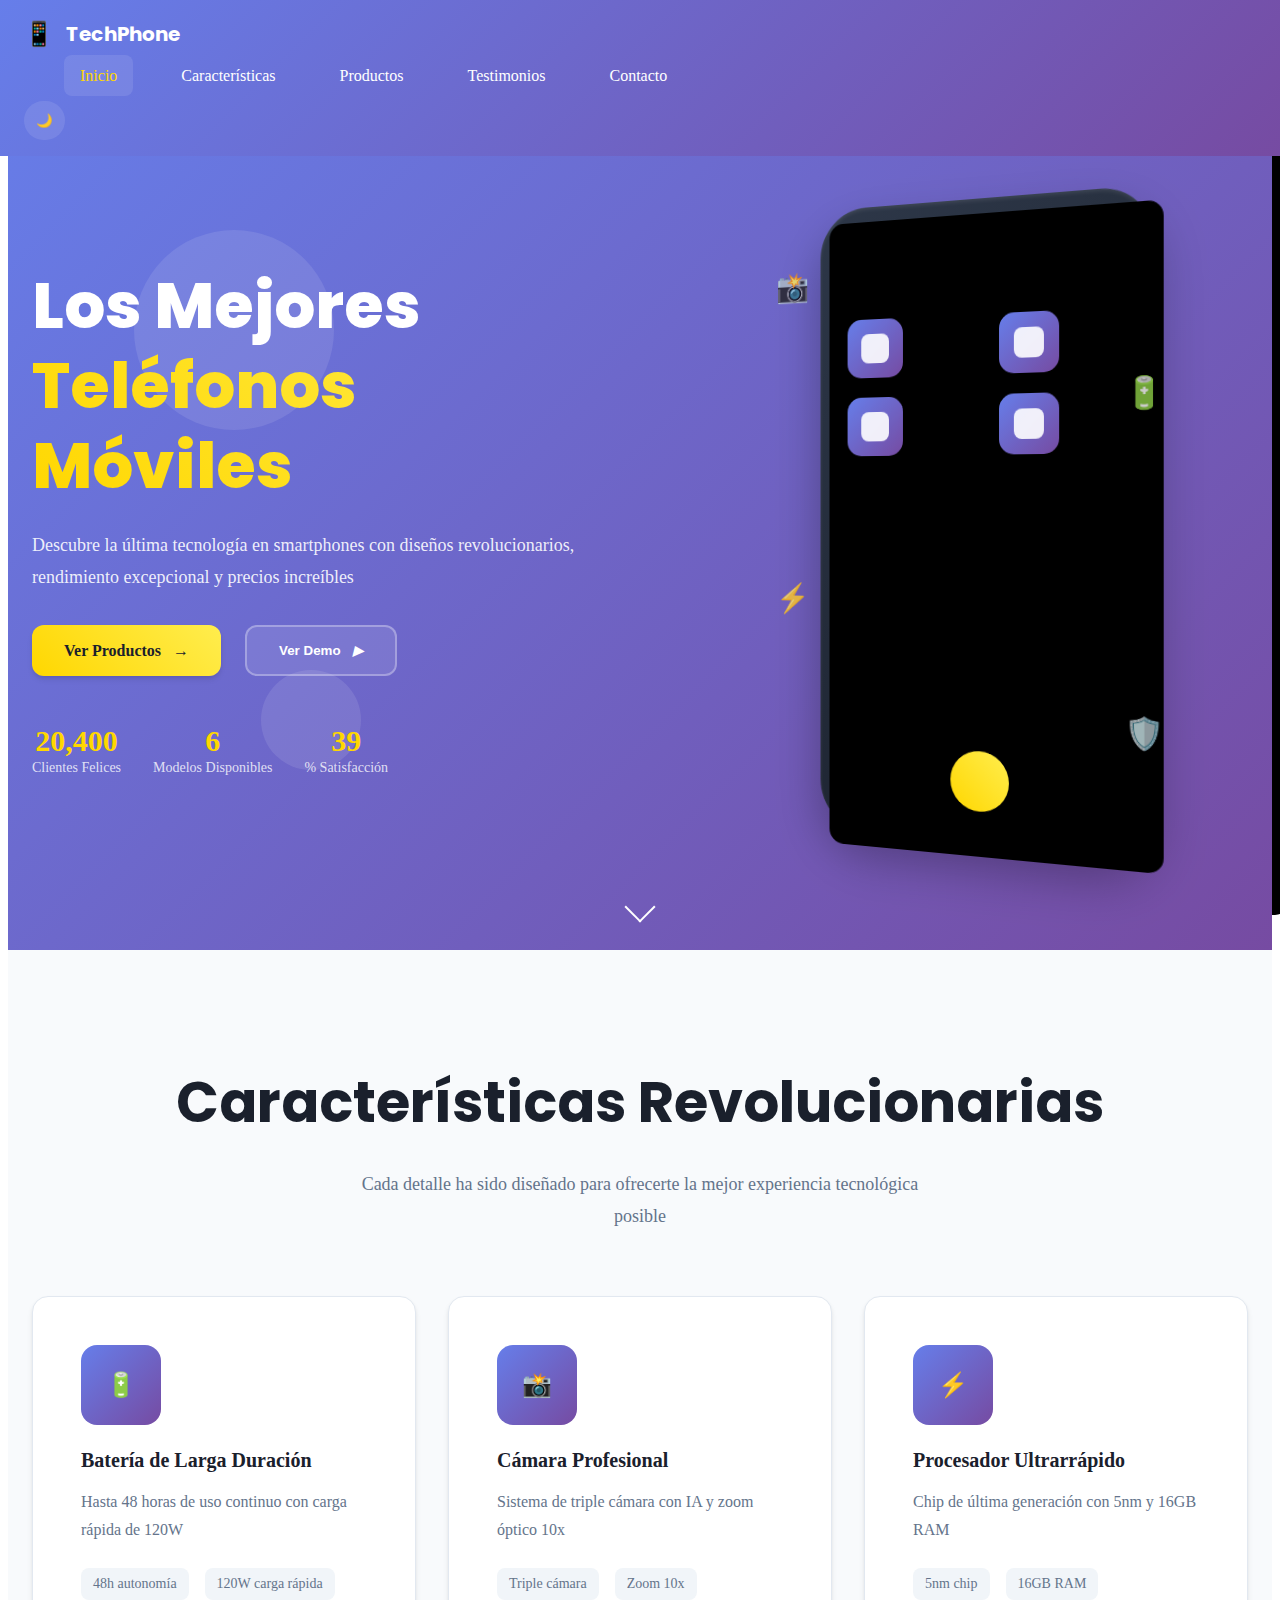
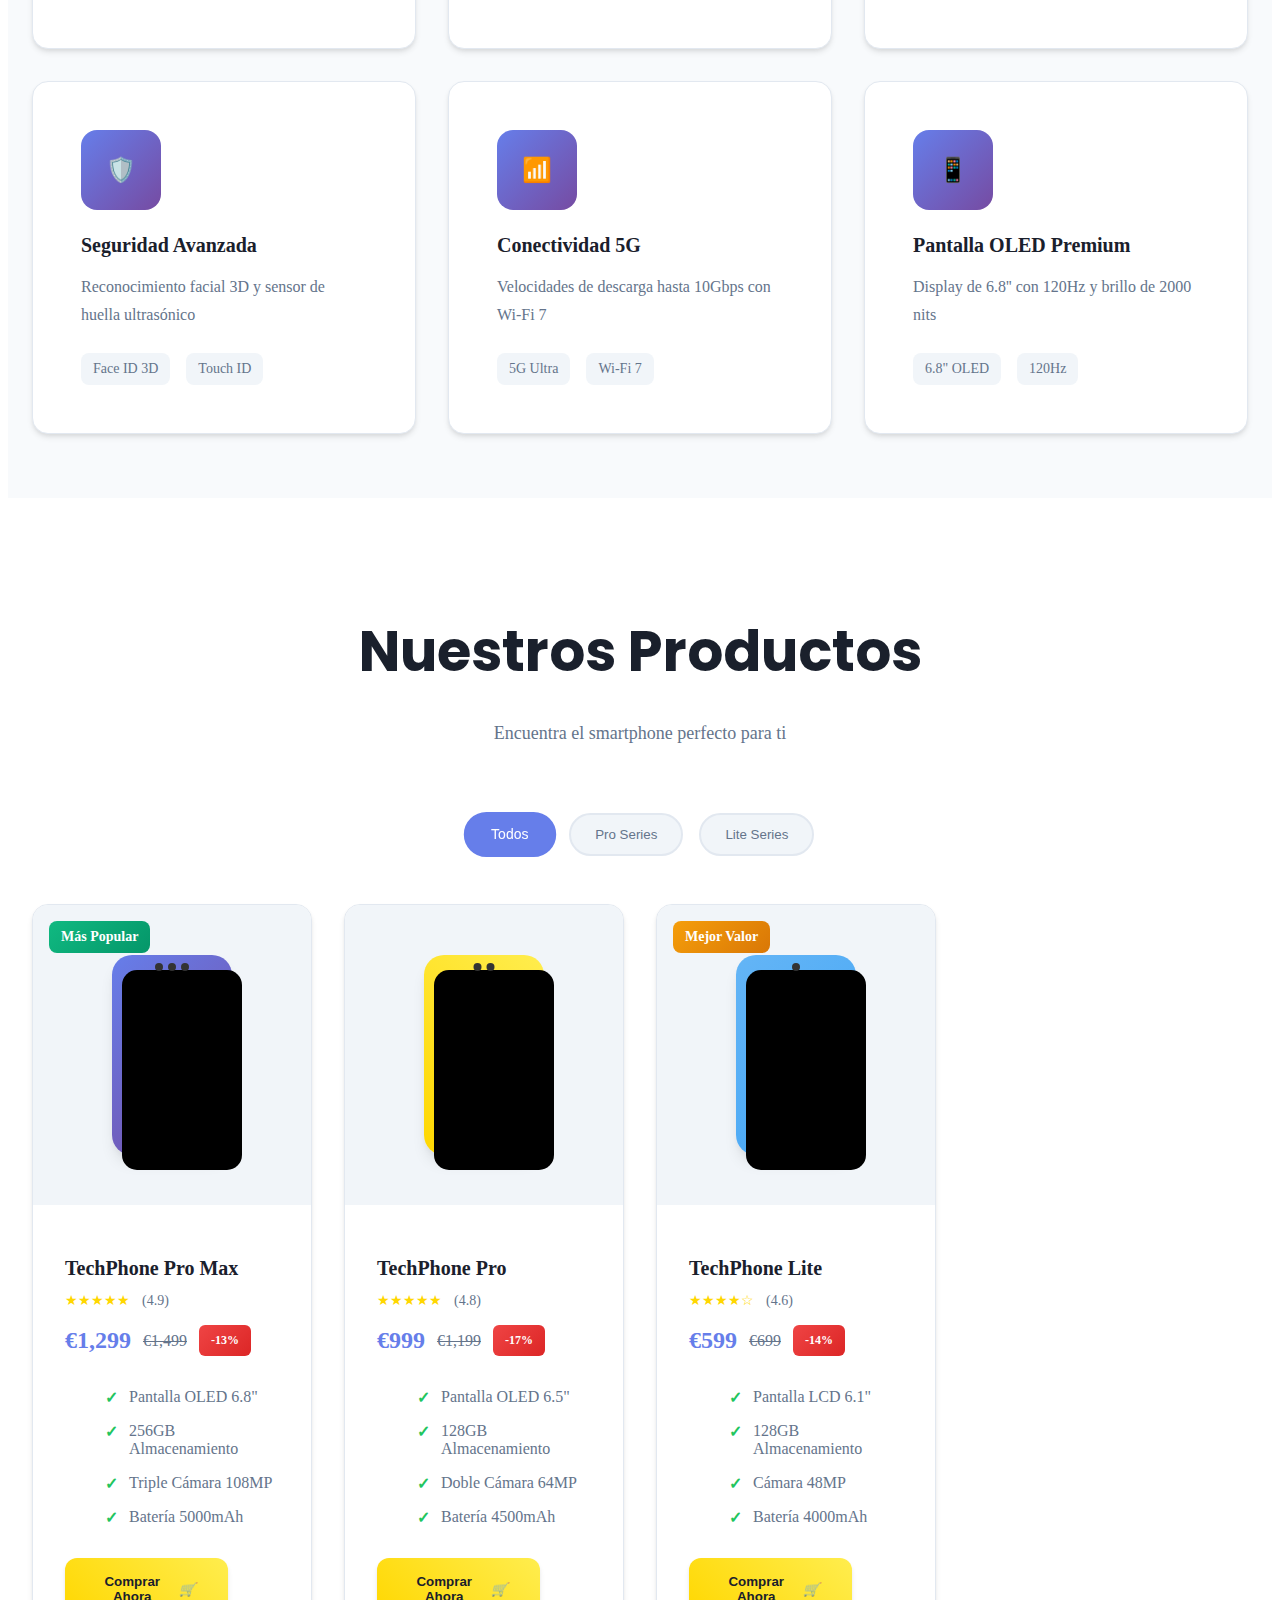
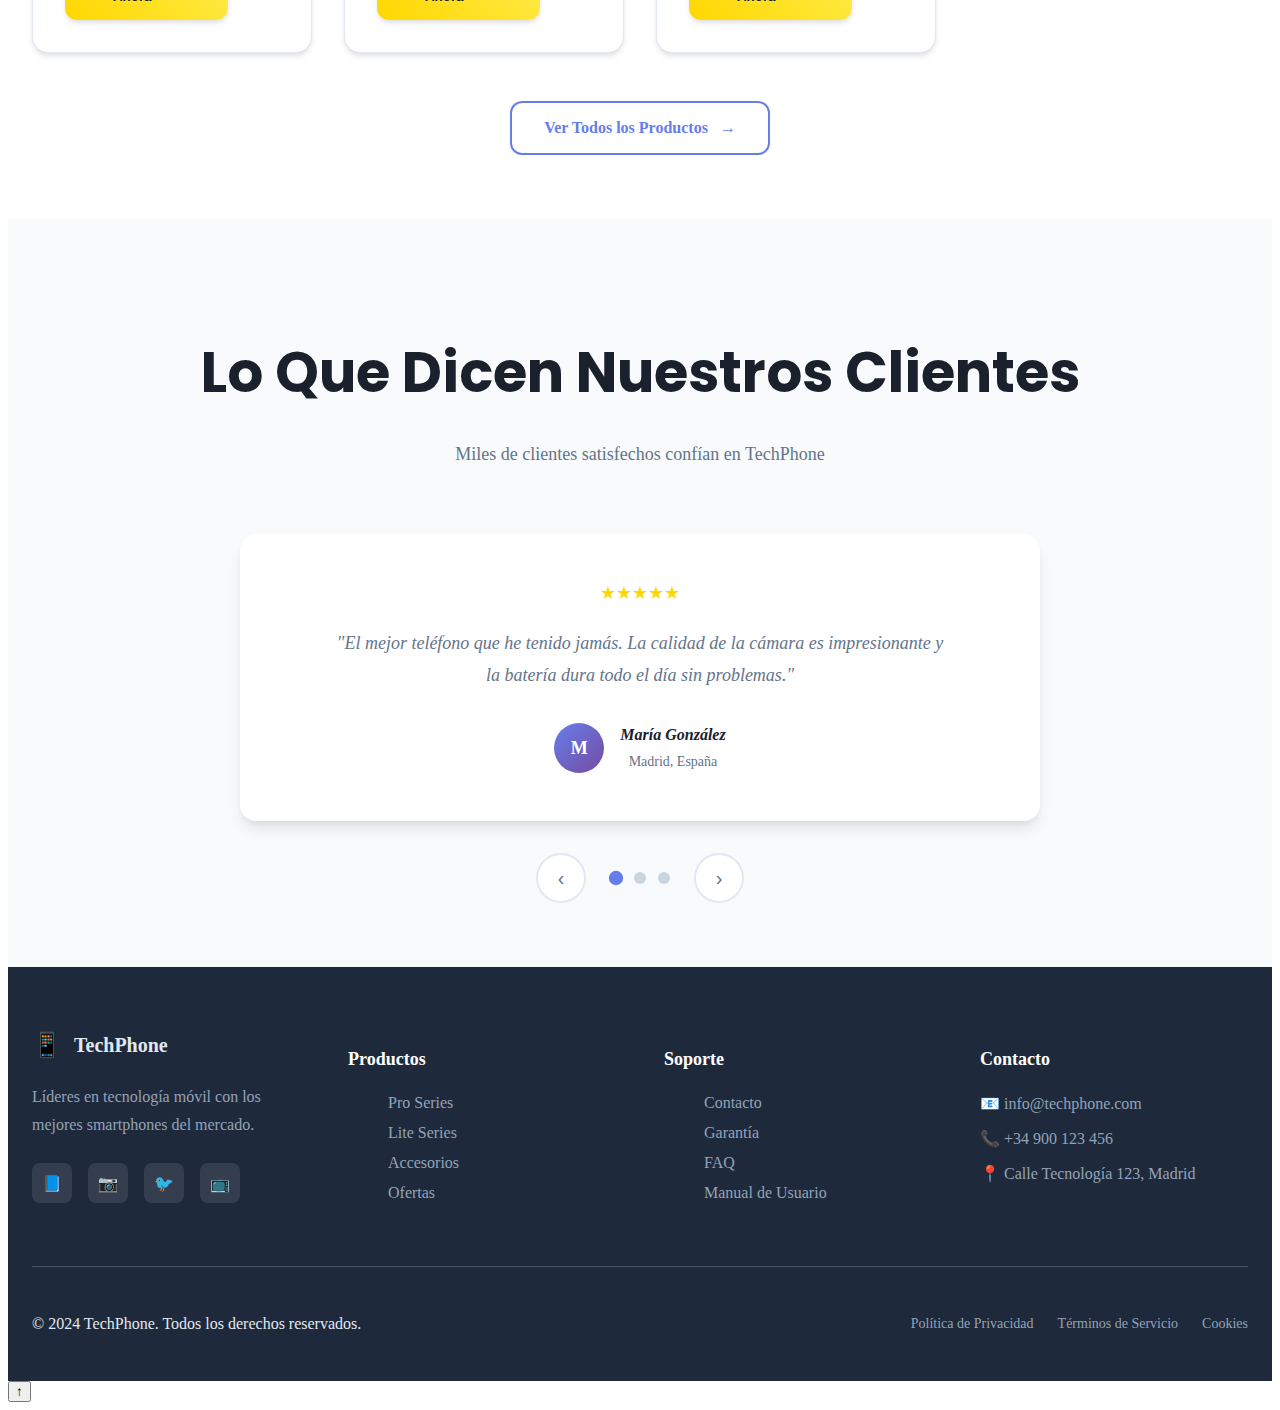
<file: Index.html>
<!DOCTYPE html>
<html lang="es">
<head>
    <meta charset="UTF-8">
    <meta name="viewport" content="width=device-width, initial-scale=1.0">
    <title>TechPhone - Los Mejores Teléfonos Móviles</title>
    <meta name="description" content="Descubre los últimos teléfonos móviles con la mejor tecnología y precios increíbles">
    
    <!-- Fonts -->
    <link rel="preconnect" href="https://fonts.googleapis.com">
    <link rel="preconnect" href="https://fonts.gstatic.com" crossorigin>
    <link href="https://fonts.googleapis.com/css2?family=Inter:wght@300;400;500;600;700;800&family=Poppins:wght@400;600;700;800&display=swap" rel="stylesheet">
    
    <!-- Stylesheets -->
    <link rel="stylesheet" href="css/variables.css">
    <link rel="stylesheet" href="css/components.css">
    <link rel="stylesheet" href="css/animations.css">
    <link rel="stylesheet" href="css/responsive.css">
    <script src="js/utils.js" defer></script>
    <script src="js/animations.js" defer></script>
    <script src="js/components.js" defer></script>
    <script src="js/main.js" defer></script>
</head>
<body>
    <!-- Loading Screen -->
    <div id="loading-screen" class="loading-screen">
        <div class="loader">
            <div class="phone-loader">
                <div class="phone-body"></div>
                <div class="phone-screen"></div>
            </div>
            <p>Cargando TechPhone...</p>
        </div>
    </div>

    <!-- Header -->
    <header class="header" id="header">
        <nav class="navbar">
            <div class="container">
                <a href="#" class="logo">
                    <span class="logo-icon">📱</span>
                    TechPhone
                </a>
                
                <ul class="nav-links" id="navLinks">
                    <li><a href="#inicio" class="nav-link active" data-section="inicio">Inicio</a></li>
                    <li><a href="#caracteristicas" class="nav-link" data-section="caracteristicas">Características</a></li>
                    <li><a href="productos.html" class="nav-link" data-section="productos">Productos</a></li>
                    <li><a href="#testimonios" class="nav-link" data-section="testimonios">Testimonios</a></li>
                    <li><a href="contacto.html" class="nav-link">Contacto</a></li>
                </ul>
                
                <div class="nav-actions">
                    <button class="theme-toggle" id="themeToggle" aria-label="Cambiar tema">
                        <span class="theme-icon">🌙</span>
                    </button>
                    <button class="menu-toggle" id="menuToggle" aria-label="Menú">
                        <span></span>
                        <span></span>
                        <span></span>
                    </button>
                </div>
            </div>
        </nav>
    </header>

    <!-- Hero Section -->
    <section id="inicio" class="hero">
        <div class="hero-background">
            <div class="hero-shapes">
                <div class="shape shape-1"></div>
                <div class="shape shape-2"></div>
                <div class="shape shape-3"></div>
            </div>
        </div>
        
        <div class="container">
            <div class="hero-content">
                <div class="hero-text">
                    <h1 class="hero-title">
                        <span class="title-line">Los Mejores</span>
                        <span class="title-line highlight">Teléfonos Móviles</span>
                    </h1>
                    <p class="hero-description">
                        Descubre la última tecnología en smartphones con diseños revolucionarios, 
                        rendimiento excepcional y precios increíbles
                    </p>
                    <div class="hero-buttons">
                        <a href="#productos" class="btn btn-primary">
                            <span>Ver Productos</span>
                            <i class="btn-icon">→</i>
                        </a>
                        <button class="btn btn-secondary" id="watchDemo">
                            <span>Ver Demo</span>
                            <i class="btn-icon">▶</i>
                        </button>
                    </div>
                    <div class="hero-stats">
                        <div class="stat">
                            <span class="stat-number" data-count="50000">0</span>
                            <span class="stat-label">Clientes Felices</span>
                        </div>
                        <div class="stat">
                            <span class="stat-number" data-count="15">0</span>
                            <span class="stat-label">Modelos Disponibles</span>
                        </div>
                        <div class="stat">
                            <span class="stat-number" data-count="99">0</span>
                            <span class="stat-label">% Satisfacción</span>
                        </div>
                    </div>
                </div>
                
                <div class="hero-visual">
                    <div class="phone-showcase">
                        <div class="phone-device" id="heroPhone">
                            <div class="phone-frame">
                                <div class="phone-screen">
                                    <div class="screen-content">
                                        <div class="app-icons">
                                            <div class="app-icon"></div>
                                            <div class="app-icon"></div>
                                            <div class="app-icon"></div>
                                            <div class="app-icon"></div>
                                        </div>
                                    </div>
                                </div>
                                <div class="phone-button"></div>
                            </div>
                        </div>
                        <div class="floating-elements">
                            <div class="floating-icon">📸</div>
                            <div class="floating-icon">🔋</div>
                            <div class="floating-icon">⚡</div>
                            <div class="floating-icon">🛡️</div>
                        </div>
                    </div>
                </div>
            </div>
        </div>
        
        <div class="scroll-indicator">
            <div class="scroll-arrow"></div>
        </div>
    </section>

    <!-- Features Section -->
    <section id="caracteristicas" class="features">
        <div class="container">
            <div class="section-header">
                <h2 class="section-title">Características Revolucionarias</h2>
                <p class="section-subtitle">
                    Cada detalle ha sido diseñado para ofrecerte la mejor experiencia tecnológica posible
                </p>
            </div>
            
            <div class="features-grid">
                <div class="feature-card" data-aos="fade-up" data-delay="0">
                    <div class="feature-icon">
                        <div class="icon-bg">🔋</div>
                    </div>
                    <h3 class="feature-title">Batería de Larga Duración</h3>
                    <p class="feature-description">
                        Hasta 48 horas de uso continuo con carga rápida de 120W
                    </p>
                    <div class="feature-stats">
                        <span class="stat-item">48h autonomía</span>
                        <span class="stat-item">120W carga rápida</span>
                    </div>
                </div>
                
                <div class="feature-card" data-aos="fade-up" data-delay="100">
                    <div class="feature-icon">
                        <div class="icon-bg">📸</div>
                    </div>
                    <h3 class="feature-title">Cámara Profesional</h3>
                    <p class="feature-description">
                        Sistema de triple cámara con IA y zoom óptico 10x
                    </p>
                    <div class="feature-stats">
                        <span class="stat-item">Triple cámara</span>
                        <span class="stat-item">Zoom 10x</span>
                    </div>
                </div>
                
                <div class="feature-card" data-aos="fade-up" data-delay="200">
                    <div class="feature-icon">
                        <div class="icon-bg">⚡</div>
                    </div>
                    <h3 class="feature-title">Procesador Ultrarrápido</h3>
                    <p class="feature-description">
                        Chip de última generación con 5nm y 16GB RAM
                    </p>
                    <div class="feature-stats">
                        <span class="stat-item">5nm chip</span>
                        <span class="stat-item">16GB RAM</span>
                    </div>
                </div>
                
                <div class="feature-card" data-aos="fade-up" data-delay="300">
                    <div class="feature-icon">
                        <div class="icon-bg">🛡️</div>
                    </div>
                    <h3 class="feature-title">Seguridad Avanzada</h3>
                    <p class="feature-description">
                        Reconocimiento facial 3D y sensor de huella ultrasónico
                    </p>
                    <div class="feature-stats">
                        <span class="stat-item">Face ID 3D</span>
                        <span class="stat-item">Touch ID</span>
                    </div>
                </div>
                
                <div class="feature-card" data-aos="fade-up" data-delay="400">
                    <div class="feature-icon">
                        <div class="icon-bg">📶</div>
                    </div>
                    <h3 class="feature-title">Conectividad 5G</h3>
                    <p class="feature-description">
                        Velocidades de descarga hasta 10Gbps con Wi-Fi 7
                    </p>
                    <div class="feature-stats">
                        <span class="stat-item">5G Ultra</span>
                        <span class="stat-item">Wi-Fi 7</span>
                    </div>
                </div>
                
                <div class="feature-card" data-aos="fade-up" data-delay="500">
                    <div class="feature-icon">
                        <div class="icon-bg">📱</div>
                    </div>
                    <h3 class="feature-title">Pantalla OLED Premium</h3>
                    <p class="feature-description">
                        Display de 6.8'' con 120Hz y brillo de 2000 nits
                    </p>
                    <div class="feature-stats">
                        <span class="stat-item">6.8" OLED</span>
                        <span class="stat-item">120Hz</span>
                    </div>
                </div>
            </div>
        </div>
    </section>

    <!-- Products Section -->
    <section id="productos" class="products">
        <div class="container">
            <div class="section-header">
                <h2 class="section-title">Nuestros Productos</h2>
                <p class="section-subtitle">
                    Encuentra el smartphone perfecto para ti
                </p>
            </div>
            
            <div class="products-filter">
                <button class="filter-btn active" data-filter="all">Todos</button>
                <button class="filter-btn" data-filter="pro">Pro Series</button>
                <button class="filter-btn" data-filter="lite">Lite Series</button>
            </div>
            
            <div class="products-grid">
                <article class="product-card" data-category="pro" data-aos="fade-up">
                    <div class="product-badge">Más Popular</div>
                    <div class="product-image">
                        <div class="phone-mockup">
                            <div class="phone-body pro-gradient"></div>
                            <div class="phone-screen"></div>
                            <div class="phone-cameras">
                                <div class="camera"></div>
                                <div class="camera"></div>
                                <div class="camera"></div>
                            </div>
                        </div>
                    </div>
                    <div class="product-info">
                        <h3 class="product-name">TechPhone Pro Max</h3>
                        <div class="product-rating">
                            <div class="stars">★★★★★</div>
                            <span class="rating-count">(4.9)</span>
                        </div>
                        <div class="product-price">
                            <span class="current-price">€1,299</span>
                            <span class="original-price">€1,499</span>
                            <span class="discount">-13%</span>
                        </div>
                        <ul class="product-features">
                            <li>Pantalla OLED 6.8"</li>
                            <li>256GB Almacenamiento</li>
                            <li>Triple Cámara 108MP</li>
                            <li>Batería 5000mAh</li>
                        </ul>
                        <div class="product-actions">
                            <button class="btn btn-primary btn-full">
                                <span>Comprar Ahora</span>
                                <i class="btn-icon">🛒</i>
                            </button>
                            <button class="btn btn-secondary btn-icon-only" title="Agregar a favoritos">
                                <i>♡</i>
                            </button>
                        </div>
                    </div>
                </article>
                
                <article class="product-card" data-category="pro" data-aos="fade-up" data-delay="100">
                    <div class="product-image">
                        <div class="phone-mockup">
                            <div class="phone-body gold-gradient"></div>
                            <div class="phone-screen"></div>
                            <div class="phone-cameras">
                                <div class="camera"></div>
                                <div class="camera"></div>
                            </div>
                        </div>
                    </div>
                    <div class="product-info">
                        <h3 class="product-name">TechPhone Pro</h3>
                        <div class="product-rating">
                            <div class="stars">★★★★★</div>
                            <span class="rating-count">(4.8)</span>
                        </div>
                        <div class="product-price">
                            <span class="current-price">€999</span>
                            <span class="original-price">€1,199</span>
                            <span class="discount">-17%</span>
                        </div>
                        <ul class="product-features">
                            <li>Pantalla OLED 6.5"</li>
                            <li>128GB Almacenamiento</li>
                            <li>Doble Cámara 64MP</li>
                            <li>Batería 4500mAh</li>
                        </ul>
                        <div class="product-actions">
                            <button class="btn btn-primary btn-full">
                                <span>Comprar Ahora</span>
                                <i class="btn-icon">🛒</i>
                            </button>
                            <button class="btn btn-secondary btn-icon-only" title="Agregar a favoritos">
                                <i>♡</i>
                            </button>
                        </div>
                    </div>
                </article>
                
                <article class="product-card" data-category="lite" data-aos="fade-up" data-delay="200">
                    <div class="product-badge best-value">Mejor Valor</div>
                    <div class="product-image">
                        <div class="phone-mockup">
                            <div class="phone-body blue-gradient"></div>
                            <div class="phone-screen"></div>
                            <div class="phone-cameras">
                                <div class="camera"></div>
                            </div>
                        </div>
                    </div>
                    <div class="product-info">
                        <h3 class="product-name">TechPhone Lite</h3>
                        <div class="product-rating">
                            <div class="stars">★★★★☆</div>
                            <span class="rating-count">(4.6)</span>
                        </div>
                        <div class="product-price">
                            <span class="current-price">€599</span>
                            <span class="original-price">€699</span>
                            <span class="discount">-14%</span>
                        </div>
                        <ul class="product-features">
                            <li>Pantalla LCD 6.1"</li>
                            <li>128GB Almacenamiento</li>
                            <li>Cámara 48MP</li>
                            <li>Batería 4000mAh</li>
                        </ul>
                        <div class="product-actions">
                            <button class="btn btn-primary btn-full">
                                <span>Comprar Ahora</span>
                                <i class="btn-icon">🛒</i>
                            </button>
                            <button class="btn btn-secondary btn-icon-only" title="Agregar a favoritos">
                                <i>♡</i>
                            </button>
                        </div>
                    </div>
                </article>
            </div>
            
            <div class="products-cta">
                <a href="productos.html" class="btn btn-outline">
                    <span>Ver Todos los Productos</span>
                    <i class="btn-icon">→</i>
                </a>
            </div>
        </div>
    </section>

    <!-- Testimonials Section -->
    <section id="testimonios" class="testimonials">
        <div class="container">
            <div class="section-header">
                <h2 class="section-title">Lo Que Dicen Nuestros Clientes</h2>
                <p class="section-subtitle">
                    Miles de clientes satisfechos confían en TechPhone
                </p>
            </div>
            
            <div class="testimonials-slider" id="testimonialsSlider">
                <div class="testimonials-track">
                    <div class="testimonial-card active">
                        <div class="testimonial-content">
                            <div class="testimonial-rating">★★★★★</div>
                            <blockquote class="testimonial-text">
                                "El mejor teléfono que he tenido jamás. La calidad de la cámara es impresionante 
                                y la batería dura todo el día sin problemas."
                            </blockquote>
                            <div class="testimonial-author">
                                <div class="author-avatar">M</div>
                                <div class="author-info">
                                    <cite class="author-name">María González</cite>
                                    <span class="author-location">Madrid, España</span>
                                </div>
                            </div>
                        </div>
                    </div>
                    
                    <div class="testimonial-card">
                        <div class="testimonial-content">
                            <div class="testimonial-rating">★★★★★</div>
                            <blockquote class="testimonial-text">
                                "Excelente relación calidad-precio. El rendimiento es increíble y el diseño 
                                es muy elegante. Lo recomiendo totalmente."
                            </blockquote>
                            <div class="testimonial-author">
                                <div class="author-avatar">C</div>
                                <div class="author-info">
                                    <cite class="author-name">Carlos Rodríguez</cite>
                                    <span class="author-location">Barcelona, España</span>
                                </div>
                            </div>
                        </div>
                    </div>
                    
                    <div class="testimonial-card">
                        <div class="testimonial-content">
                            <div class="testimonial-rating">★★★★★</div>
                            <blockquote class="testimonial-text">
                                "Servicio al cliente excepcional y entrega muy rápida. El teléfono superó 
                                todas mis expectativas. Cinco estrellas."
                            </blockquote>
                            <div class="testimonial-author">
                                <div class="author-avatar">A</div>
                                <div class="author-info">
                                    <cite class="author-name">Ana Martín</cite>
                                    <span class="author-location">Valencia, España</span>
                                </div>
                            </div>
                        </div>
                    </div>
                </div>
                
                <div class="testimonials-nav">
                    <button class="nav-btn prev" id="prevTestimonial">‹</button>
                    <div class="nav-dots">
                        <button class="dot active" data-slide="0"></button>
                        <button class="dot" data-slide="1"></button>
                        <button class="dot" data-slide="2"></button>
                    </div>
                    <button class="nav-btn next" id="nextTestimonial">›</button>
                </div>
            </div>
        </div>
    </section>

    <!-- Footer -->
    <footer class="footer">
        <div class="container">
            <div class="footer-content">
                <div class="footer-section">
                    <div class="footer-logo">
                        <span class="logo-icon">📱</span>
                        <span class="logo-text">TechPhone</span>
                    </div>
                    <p class="footer-description">
                        Líderes en tecnología móvil con los mejores smartphones del mercado.
                    </p>
                    <div class="social-links">
                        <a href="#" class="social-link">📘</a>
                        <a href="#" class="social-link">📷</a>
                        <a href="#" class="social-link">🐦</a>
                        <a href="#" class="social-link">📺</a>
                    </div>
                </div>
                
                <div class="footer-section">
                    <h3 class="footer-title">Productos</h3>
                    <ul class="footer-links">
                        <li><a href="#productos">Pro Series</a></li>
                        <li><a href="#productos">Lite Series</a></li>
                        <li><a href="#productos">Accesorios</a></li>
                        <li><a href="#productos">Ofertas</a></li>
                    </ul>
                </div>
                
                <div class="footer-section">
                    <h3 class="footer-title">Soporte</h3>
                    <ul class="footer-links">
                        <li><a href="contacto.html">Contacto</a></li>
                        <li><a href="#">Garantía</a></li>
                        <li><a href="#">FAQ</a></li>
                        <li><a href="#">Manual de Usuario</a></li>
                    </ul>
                </div>
                
                <div class="footer-section">
                    <h3 class="footer-title">Contacto</h3>
                    <div class="contact-info">
                        <p>📧 info@techphone.com</p>
                        <p>📞 +34 900 123 456</p>
                        <p>📍 Calle Tecnología 123, Madrid</p>
                    </div>
                </div>
            </div>
            
            <div class="footer-bottom">
                <p>&copy; 2024 TechPhone. Todos los derechos reservados.</p>
                <div class="footer-bottom-links">
                    <a href="#">Política de Privacidad</a>
                    <a href="#">Términos de Servicio</a>
                    <a href="#">Cookies</a>
                </div>
            </div>
        </div>
    </footer>

    <!-- Back to Top Button -->
    <button id="backToTop" class="back-to-top" aria-label="Volver arriba">
        <span>↑</span>
    </button>
</body>
</html>
</file>
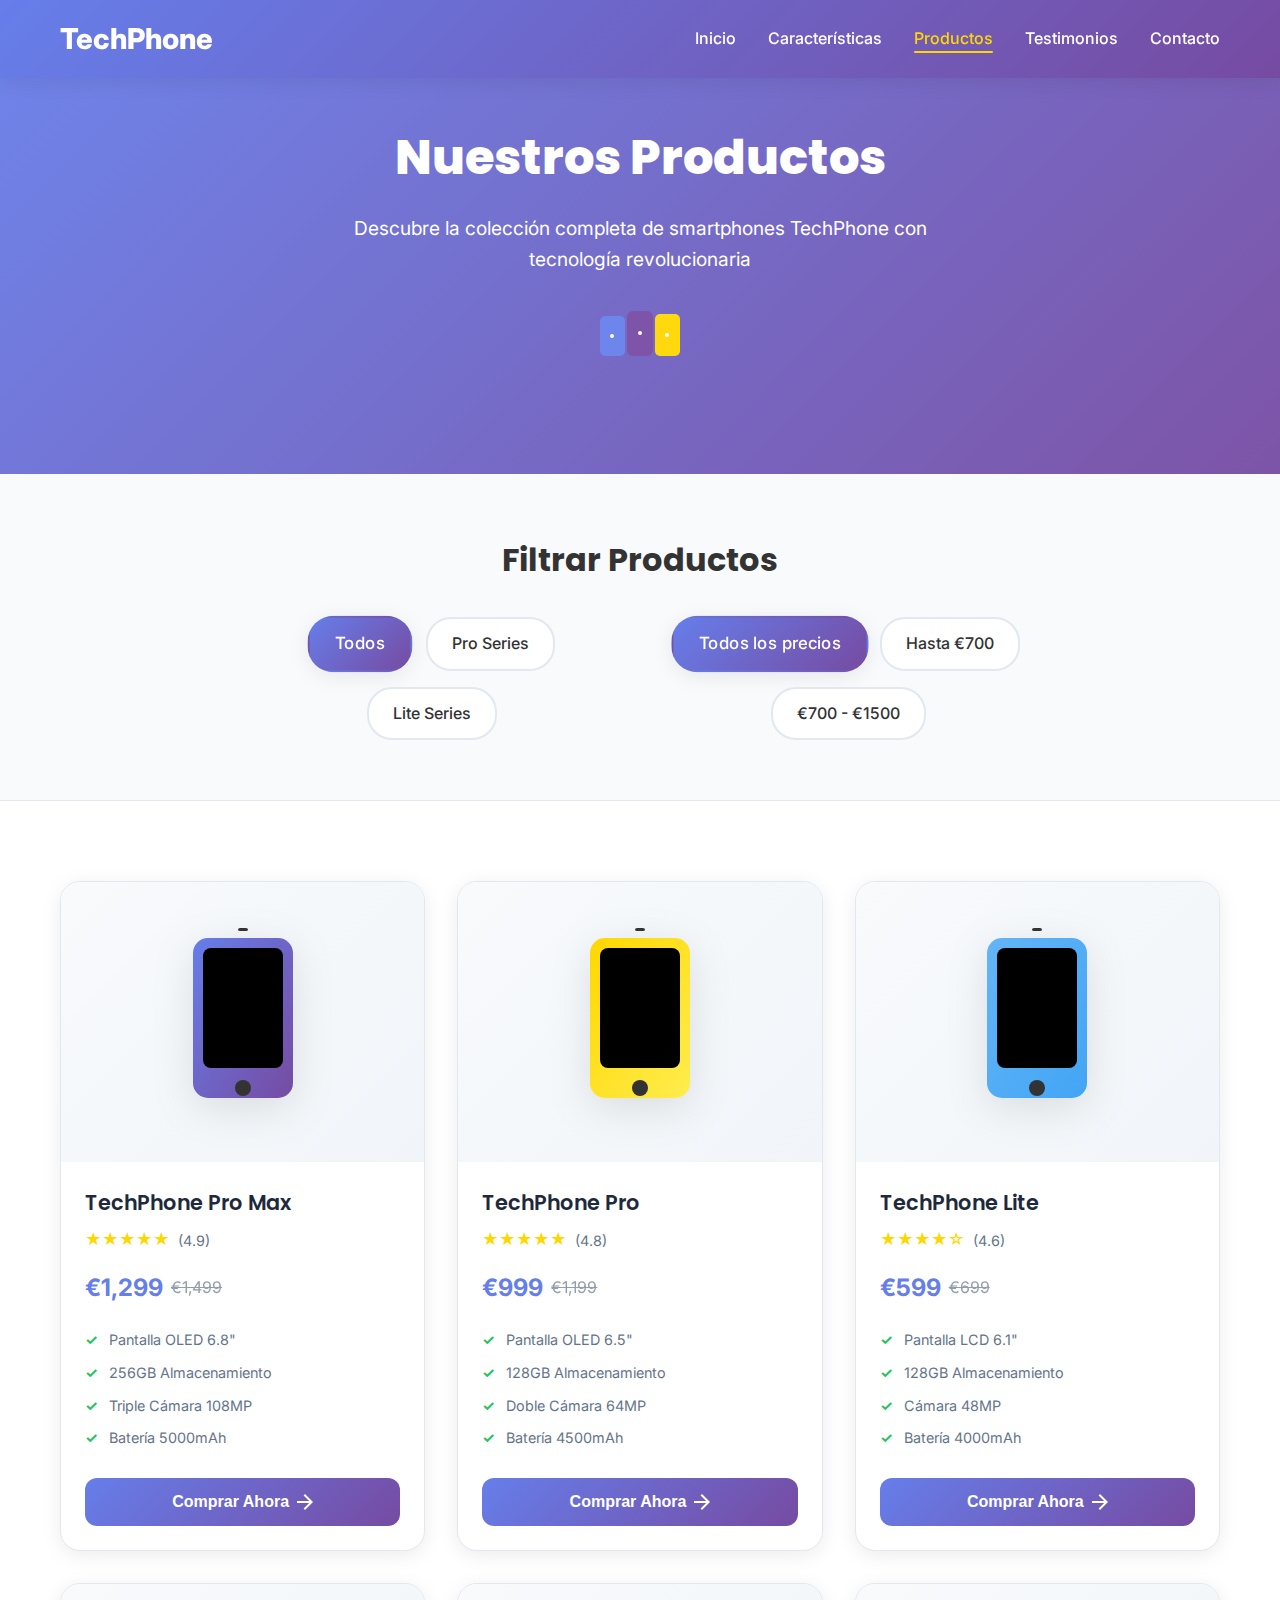
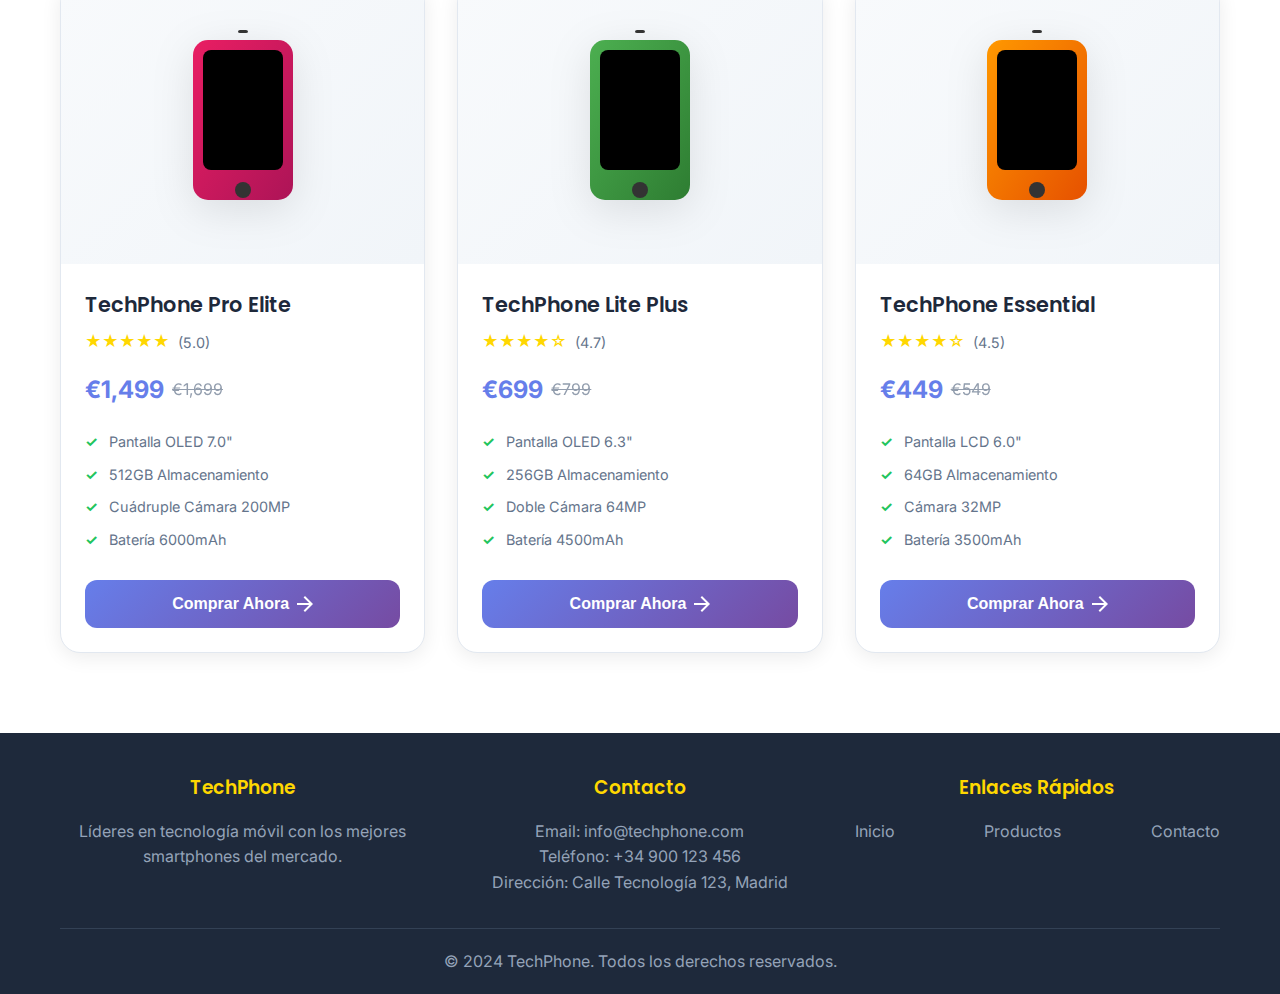
<file: productos.html>
<!DOCTYPE html>
<html lang="es">
<head>
    <meta charset="UTF-8">
    <meta name="viewport" content="width=device-width, initial-scale=1.0">
    <title>TechPhone - Productos</title>
    <link rel="preconnect" href="https://fonts.googleapis.com">
    <link rel="preconnect" href="https://fonts.gstatic.com" crossorigin>
    <link href="https://fonts.googleapis.com/css2?family=Inter:wght@300;400;500;600;700;800&family=Poppins:wght@400;600;700;800&display=swap" rel="stylesheet">
    <link rel="stylesheet" href="css/productos.css">
</head>
<body>
    <!-- Header -->
    <header>
        <nav class="container">
            <a href="index.html" class="logo">TechPhone</a>
            <ul class="nav-links" id="navLinks">
                <li><a href="index.html#inicio">Inicio</a></li>
                <li><a href="index.html#características">Características</a></li>
                <li><a href="productos.html" class="active">Productos</a></li>
                <li><a href="index.html#testimonios">Testimonios</a></li>
                <li><a href="contacto.html">Contacto</a></li>
            </ul>
            <button class="menu-toggle" onclick="toggleMenu()" aria-label="Menú de navegación">☰</button>
        </nav>
    </header>

    <!-- Hero Section -->
    <section class="hero-products">
        <div class="container">
            <div class="hero-content">
                <h1>Nuestros Productos</h1>
                <p>Descubre la colección completa de smartphones TechPhone con tecnología revolucionaria</p>
                <div class="hero-animation">
                    <svg class="phone-showcase" width="120" height="80" viewBox="0 0 120 80">
                        <rect x="20" y="10" width="25" height="40" rx="5" fill="#667eea" class="phone-1"/>
                        <rect x="47" y="5" width="26" height="45" rx="6" fill="#764ba2" class="phone-2"/>
                        <rect x="75" y="8" width="25" height="42" rx="5" fill="#ffd700" class="phone-3"/>
                        <circle cx="32" cy="30" r="2" fill="white" class="phone-light"/>
                        <circle cx="60" cy="27" r="2" fill="white" class="phone-light"/>
                        <circle cx="87" cy="29" r="2" fill="white" class="phone-light"/>
                    </svg>
                </div>
            </div>
        </div>
    </section>

    <!-- Filters Section -->
    <section class="filters-section">
        <div class="container">
            <h2>Filtrar Productos</h2>
            <div class="filters-grid">
                <div class="filter-group">
                    <label class="filter-label">
                        <input type="radio" name="category" value="all" checked>
                        <span class="filter-option">Todos</span>
                    </label>
                    <label class="filter-label">
                        <input type="radio" name="category" value="pro">
                        <span class="filter-option">Pro Series</span>
                    </label>
                    <label class="filter-label">
                        <input type="radio" name="category" value="lite">
                        <span class="filter-option">Lite Series</span>
                    </label>
                </div>
                
                <div class="filter-group">
                    <label class="filter-label">
                        <input type="radio" name="price" value="all" checked>
                        <span class="filter-option">Todos los precios</span>
                    </label>
                    <label class="filter-label">
                        <input type="radio" name="price" value="budget">
                        <span class="filter-option">Hasta €700</span>
                    </label>
                    <label class="filter-label">
                        <input type="radio" name="price" value="premium">
                        <span class="filter-option">€700 - €1500</span>
                    </label>
                </div>
            </div>
        </div>
    </section>

    <!-- Products Grid -->
    <section class="products-showcase">
        <div class="container">
            <div class="products-grid">
                <!-- Producto 1 -->
                <article class="product-card" data-category="pro" data-price="premium">
                    <div class="product-image-container">
                        <div class="product-image">
                            <svg class="product-svg" width="150" height="200" viewBox="0 0 150 200">
                                <rect x="25" y="20" width="100" height="160" rx="15" fill="url(#gradient1)" class="phone-body"/>
                                <rect x="35" y="30" width="80" height="120" rx="8" fill="#000" class="phone-screen"/>
                                <circle cx="75" cy="170" r="8" fill="#333" class="phone-button"/>
                                <rect x="70" y="10" width="10" height="3" rx="2" fill="#333" class="phone-speaker"/>
                                <defs>
                                    <linearGradient id="gradient1" x1="0%" y1="0%" x2="100%" y2="100%">
                                        <stop offset="0%" style="stop-color:#667eea"/>
                                        <stop offset="100%" style="stop-color:#764ba2"/>
                                    </linearGradient>
                                </defs>
                            </svg>
                        </div>
                        <div class="product-overlay">
                            <button class="quick-view-btn">Vista Rápida</button>
                        </div>
                    </div>
                    <div class="product-info">
                        <h3>TechPhone Pro Max</h3>
                        <div class="product-rating">
                            <span class="stars">★★★★★</span>
                            <span class="rating-text">(4.9)</span>
                        </div>
                        <div class="product-price">
                            <span class="current-price">€1,299</span>
                            <span class="original-price">€1,499</span>
                        </div>
                        <ul class="product-features">
                            <li>Pantalla OLED 6.8"</li>
                            <li>256GB Almacenamiento</li>
                            <li>Triple Cámara 108MP</li>
                            <li>Batería 5000mAh</li>
                        </ul>
                        <button class="buy-button">
                            <span>Comprar Ahora</span>
                            <svg width="16" height="16" viewBox="0 0 16 16" fill="currentColor">
                                <path d="M8 0L6.59 1.41L12.17 7H0V9H12.17L6.59 14.59L8 16L16 8L8 0Z"/>
                            </svg>
                        </button>
                    </div>
                </article>

                <!-- Producto 2 -->
                <article class="product-card" data-category="pro" data-price="premium">
                    <div class="product-image-container">
                        <div class="product-image">
                            <svg class="product-svg" width="150" height="200" viewBox="0 0 150 200">
                                <rect x="25" y="20" width="100" height="160" rx="15" fill="url(#gradient2)" class="phone-body"/>
                                <rect x="35" y="30" width="80" height="120" rx="8" fill="#000" class="phone-screen"/>
                                <circle cx="75" cy="170" r="8" fill="#333" class="phone-button"/>
                                <rect x="70" y="10" width="10" height="3" rx="2" fill="#333" class="phone-speaker"/>
                                <defs>
                                    <linearGradient id="gradient2" x1="0%" y1="0%" x2="100%" y2="100%">
                                        <stop offset="0%" style="stop-color:#ffd700"/>
                                        <stop offset="100%" style="stop-color:#ffed4e"/>
                                    </linearGradient>
                                </defs>
                            </svg>
                        </div>
                        <div class="product-overlay">
                            <button class="quick-view-btn">Vista Rápida</button>
                        </div>
                    </div>
                    <div class="product-info">
                        <h3>TechPhone Pro</h3>
                        <div class="product-rating">
                            <span class="stars">★★★★★</span>
                            <span class="rating-text">(4.8)</span>
                        </div>
                        <div class="product-price">
                            <span class="current-price">€999</span>
                            <span class="original-price">€1,199</span>
                        </div>
                        <ul class="product-features">
                            <li>Pantalla OLED 6.5"</li>
                            <li>128GB Almacenamiento</li>
                            <li>Doble Cámara 64MP</li>
                            <li>Batería 4500mAh</li>
                        </ul>
                        <button class="buy-button">
                            <span>Comprar Ahora</span>
                            <svg width="16" height="16" viewBox="0 0 16 16" fill="currentColor">
                                <path d="M8 0L6.59 1.41L12.17 7H0V9H12.17L6.59 14.59L8 16L16 8L8 0Z"/>
                            </svg>
                        </button>
                    </div>
                </article>

                <!-- Producto 3 -->
                <article class="product-card" data-category="lite" data-price="budget">
                    <div class="product-image-container">
                        <div class="product-image">
                            <svg class="product-svg" width="150" height="200" viewBox="0 0 150 200">
                                <rect x="25" y="20" width="100" height="160" rx="15" fill="url(#gradient3)" class="phone-body"/>
                                <rect x="35" y="30" width="80" height="120" rx="8" fill="#000" class="phone-screen"/>
                                <circle cx="75" cy="170" r="8" fill="#333" class="phone-button"/>
                                <rect x="70" y="10" width="10" height="3" rx="2" fill="#333" class="phone-speaker"/>
                                <defs>
                                    <linearGradient id="gradient3" x1="0%" y1="0%" x2="100%" y2="100%">
                                        <stop offset="0%" style="stop-color:#64b5f6"/>
                                        <stop offset="100%" style="stop-color:#42a5f5"/>
                                    </linearGradient>
                                </defs>
                            </svg>
                        </div>
                        <div class="product-overlay">
                            <button class="quick-view-btn">Vista Rápida</button>
                        </div>
                    </div>
                    <div class="product-info">
                        <h3>TechPhone Lite</h3>
                        <div class="product-rating">
                            <span class="stars">★★★★☆</span>
                            <span class="rating-text">(4.6)</span>
                        </div>
                        <div class="product-price">
                            <span class="current-price">€599</span>
                            <span class="original-price">€699</span>
                        </div>
                        <ul class="product-features">
                            <li>Pantalla LCD 6.1"</li>
                            <li>128GB Almacenamiento</li>
                            <li>Cámara 48MP</li>
                            <li>Batería 4000mAh</li>
                        </ul>
                        <button class="buy-button">
                            <span>Comprar Ahora</span>
                            <svg width="16" height="16" viewBox="0 0 16 16" fill="currentColor">
                                <path d="M8 0L6.59 1.41L12.17 7H0V9H12.17L6.59 14.59L8 16L16 8L8 0Z"/>
                            </svg>
                        </button>
                    </div>
                </article>

                <!-- Producto 4 -->
                <article class="product-card" data-category="pro" data-price="premium">
                    <div class="product-image-container">
                        <div class="product-image">
                            <svg class="product-svg" width="150" height="200" viewBox="0 0 150 200">
                                <rect x="25" y="20" width="100" height="160" rx="15" fill="url(#gradient4)" class="phone-body"/>
                                <rect x="35" y="30" width="80" height="120" rx="8" fill="#000" class="phone-screen"/>
                                <circle cx="75" cy="170" r="8" fill="#333" class="phone-button"/>
                                <rect x="70" y="10" width="10" height="3" rx="2" fill="#333" class="phone-speaker"/>
                                <defs>
                                    <linearGradient id="gradient4" x1="0%" y1="0%" x2="100%" y2="100%">
                                        <stop offset="0%" style="stop-color:#e91e63"/>
                                        <stop offset="100%" style="stop-color:#ad1457"/>
                                    </linearGradient>
                                </defs>
                            </svg>
                        </div>
                        <div class="product-overlay">
                            <button class="quick-view-btn">Vista Rápida</button>
                        </div>
                    </div>
                    <div class="product-info">
                        <h3>TechPhone Pro Elite</h3>
                        <div class="product-rating">
                            <span class="stars">★★★★★</span>
                            <span class="rating-text">(5.0)</span>
                        </div>
                        <div class="product-price">
                            <span class="current-price">€1,499</span>
                            <span class="original-price">€1,699</span>
                        </div>
                        <ul class="product-features">
                            <li>Pantalla OLED 7.0"</li>
                            <li>512GB Almacenamiento</li>
                            <li>Cuádruple Cámara 200MP</li>
                            <li>Batería 6000mAh</li>
                        </ul>
                        <button class="buy-button">
                            <span>Comprar Ahora</span>
                            <svg width="16" height="16" viewBox="0 0 16 16" fill="currentColor">
                                <path d="M8 0L6.59 1.41L12.17 7H0V9H12.17L6.59 14.59L8 16L16 8L8 0Z"/>
                            </svg>
                        </button>
                    </div>
                </article>

                <!-- Producto 5 -->
                <article class="product-card" data-category="lite" data-price="budget">
                    <div class="product-image-container">
                        <div class="product-image">
                            <svg class="product-svg" width="150" height="200" viewBox="0 0 150 200">
                                <rect x="25" y="20" width="100" height="160" rx="15" fill="url(#gradient5)" class="phone-body"/>
                                <rect x="35" y="30" width="80" height="120" rx="8" fill="#000" class="phone-screen"/>
                                <circle cx="75" cy="170" r="8" fill="#333" class="phone-button"/>
                                <rect x="70" y="10" width="10" height="3" rx="2" fill="#333" class="phone-speaker"/>
                                <defs>
                                    <linearGradient id="gradient5" x1="0%" y1="0%" x2="100%" y2="100%">
                                        <stop offset="0%" style="stop-color:#4caf50"/>
                                        <stop offset="100%" style="stop-color:#2e7d32"/>
                                    </linearGradient>
                                </defs>
                            </svg>
                        </div>
                        <div class="product-overlay">
                            <button class="quick-view-btn">Vista Rápida</button>
                        </div>
                    </div>
                    <div class="product-info">
                        <h3>TechPhone Lite Plus</h3>
                        <div class="product-rating">
                            <span class="stars">★★★★☆</span>
                            <span class="rating-text">(4.7)</span>
                        </div>
                        <div class="product-price">
                            <span class="current-price">€699</span>
                            <span class="original-price">€799</span>
                        </div>
                        <ul class="product-features">
                            <li>Pantalla OLED 6.3"</li>
                            <li>256GB Almacenamiento</li>
                            <li>Doble Cámara 64MP</li>
                            <li>Batería 4500mAh</li>
                        </ul>
                        <button class="buy-button">
                            <span>Comprar Ahora</span>
                            <svg width="16" height="16" viewBox="0 0 16 16" fill="currentColor">
                                <path d="M8 0L6.59 1.41L12.17 7H0V9H12.17L6.59 14.59L8 16L16 8L8 0Z"/>
                            </svg>
                        </button>
                    </div>
                </article>

                <!-- Producto 6 -->
                <article class="product-card" data-category="lite" data-price="budget">
                    <div class="product-image-container">
                        <div class="product-image">
                            <svg class="product-svg" width="150" height="200" viewBox="0 0 150 200">
                                <rect x="25" y="20" width="100" height="160" rx="15" fill="url(#gradient6)" class="phone-body"/>
                                <rect x="35" y="30" width="80" height="120" rx="8" fill="#000" class="phone-screen"/>
                                <circle cx="75" cy="170" r="8" fill="#333" class="phone-button"/>
                                <rect x="70" y="10" width="10" height="3" rx="2" fill="#333" class="phone-speaker"/>
                                <defs>
                                    <linearGradient id="gradient6" x1="0%" y1="0%" x2="100%" y2="100%">
                                        <stop offset="0%" style="stop-color:#ff9800"/>
                                        <stop offset="100%" style="stop-color:#e65100"/>
                                    </linearGradient>
                                </defs>
                            </svg>
                        </div>
                        <div class="product-overlay">
                            <button class="quick-view-btn">Vista Rápida</button>
                        </div>
                    </div>
                    <div class="product-info">
                        <h3>TechPhone Essential</h3>
                        <div class="product-rating">
                            <span class="stars">★★★★☆</span>
                            <span class="rating-text">(4.5)</span>
                        </div>
                        <div class="product-price">
                            <span class="current-price">€449</span>
                            <span class="original-price">€549</span>
                        </div>
                        <ul class="product-features">
                            <li>Pantalla LCD 6.0"</li>
                            <li>64GB Almacenamiento</li>
                            <li>Cámara 32MP</li>
                            <li>Batería 3500mAh</li>
                        </ul>
                        <button class="buy-button">
                            <span>Comprar Ahora</span>
                            <svg width="16" height="16" viewBox="0 0 16 16" fill="currentColor">
                                <path d="M8 0L6.59 1.41L12.17 7H0V9H12.17L6.59 14.59L8 16L16 8L8 0Z"/>
                            </svg>
                        </button>
                    </div>
                </article>
            </div>
        </div>
    </section>

    <!-- Footer -->
    <footer>
        <div class="container">
            <div class="footer-content">
                <section class="footer-section">
                    <h3>TechPhone</h3>
                    <p>Líderes en tecnología móvil con los mejores smartphones del mercado.</p>
                </section>
                
                <section class="footer-section">
                    <h3>Contacto</h3>
                    <address>
                        <p>Email: info@techphone.com</p>
                        <p>Teléfono: +34 900 123 456</p>
                        <p>Dirección: Calle Tecnología 123, Madrid</p>
                    </address>
                </section>
                
                <section class="footer-section">
                    <h3>Enlaces Rápidos</h3>
                    <nav>
                        <p><a href="index.html">Inicio</a></p>
                        <p><a href="productos.html">Productos</a></p>
                        <p><a href="contacto.html">Contacto</a></p>
                    </nav>
                </section>
            </div>
            
            <div class="footer-bottom">
                <p>&copy; 2024 TechPhone. Todos los derechos reservados.</p>
            </div>
        </div>
    </footer>

    <script>
        function toggleMenu() {
            const navLinks = document.getElementById('navLinks');
            navLinks.classList.toggle('active');
        }

        // Smooth scrolling for navigation links
        document.querySelectorAll('a[href^="#"]').forEach(anchor => {
            anchor.addEventListener('click', function (e) {
                e.preventDefault();
                const target = document.querySelector(this.getAttribute('href'));
                if (target) {
                    target.scrollIntoView({
                        behavior: 'smooth',
                        block: 'start'
                    });
                }
                document.getElementById('navLinks').classList.remove('active');
            });
        });

        // Filter functionality
        document.querySelectorAll('input[name="category"]').forEach(radio => {
            radio.addEventListener('change', filterProducts);
        });

        document.querySelectorAll('input[name="price"]').forEach(radio => {
            radio.addEventListener('change', filterProducts);
        });

        function filterProducts() {
            const categoryFilter = document.querySelector('input[name="category"]:checked').value;
            const priceFilter = document.querySelector('input[name="price"]:checked').value;
            const products = document.querySelectorAll('.product-card');

            products.forEach(product => {
                const category = product.dataset.category;
                const price = product.dataset.price;
                
                let showProduct = true;
                
                if (categoryFilter !== 'all' && category !== categoryFilter) {
                    showProduct = false;
                }
                
                if (priceFilter !== 'all' && price !== priceFilter) {
                    showProduct = false;
                }
                
                if (showProduct) {
                    product.style.display = 'block';
                    product.style.opacity = '0';
                    setTimeout(() => {
                        product.style.opacity = '1';
                    }, 100);
                } else {
                    product.style.opacity = '0';
                    setTimeout(() => {
                        product.style.display = 'none';
                    }, 300);
                }
            });
        }
    </script>
</body>
</html>
</file>
<file: css/variables.css>
/* ===== CSS VARIABLES ===== */
:root {
    /* Colors */
    --primary-color: #667eea;
    --primary-dark: #5a67d8;
    --primary-light: #7c8aed;
    --secondary-color: #764ba2;
    --accent-color: #ffd700;
    --accent-dark: #e6c200;
    
    /* Gradients */
    --gradient-primary: linear-gradient(135deg, var(--primary-color) 0%, var(--secondary-color) 100%);
    --gradient-accent: linear-gradient(45deg, var(--accent-color), #ffed4e);
    --gradient-success: linear-gradient(135deg, #10b981, #059669);
    --gradient-warning: linear-gradient(135deg, #f59e0b, #d97706);
    --gradient-error: linear-gradient(135deg, #ef4444, #dc2626);
    
    /* Text Colors */
    --text-primary: #1a202c;
    --text-secondary: #64748b;
    --text-muted: #94a3b8;
    --text-light: #e2e8f0;
    --text-white: #ffffff;
    
    /* Background Colors */
    --bg-primary: #ffffff;
    --bg-secondary: #f8fafc;
    --bg-tertiary: #f1f5f9;
    --bg-dark: #1e293b;
    --bg-darker: #0f172a;
    
    /* Border Colors */
    --border-light: #e2e8f0;
    --border-medium: #cbd5e1;
    --border-dark: #475569;
    
    /* Shadows */
    --shadow-sm: 0 1px 3px 0 rgba(0, 0, 0, 0.1), 0 1px 2px 0 rgba(0, 0, 0, 0.06);
    --shadow-md: 0 4px 6px -1px rgba(0, 0, 0, 0.1), 0 2px 4px -1px rgba(0, 0, 0, 0.06);
    --shadow-lg: 0 10px 15px -3px rgba(0, 0, 0, 0.1), 0 4px 6px -2px rgba(0, 0, 0, 0.05);
    --shadow-xl: 0 20px 25px -5px rgba(0, 0, 0, 0.1), 0 10px 10px -5px rgba(0, 0, 0, 0.04);
    --shadow-2xl: 0 25px 50px -12px rgba(0, 0, 0, 0.25);
    
    /* Radius */
    --radius-sm: 0.375rem;
    --radius-md: 0.5rem;
    --radius-lg: 0.75rem;
    --radius-xl: 1rem;
    --radius-2xl: 1.5rem;
    --radius-full: 9999px;
    
    /* Spacing */
    --space-xs: 0.5rem;
    --space-sm: 0.75rem;
    --space-md: 1rem;
    --space-lg: 1.5rem;
    --space-xl: 2rem;
    --space-2xl: 3rem;
    --space-3xl: 4rem;
    
    /* Typography */
    --font-family-primary: 'Inter', sans-serif;
    --font-family-heading: 'Poppins', sans-serif;
    
    --font-size-xs: 0.75rem;
    --font-size-sm: 0.875rem;
    --font-size-base: 1rem;
    --font-size-lg: 1.125rem;
    --font-size-xl: 1.25rem;
    --font-size-2xl: 1.5rem;
    --font-size-3xl: 1.875rem;
    --font-size-4xl: 2.25rem;
    --font-size-5xl: 3rem;
    
    --font-weight-light: 300;
    --font-weight-normal: 400;
    --font-weight-medium: 500;
    --font-weight-semibold: 600;
    --font-weight-bold: 700;
    --font-weight-extrabold: 800;
    
    --line-height-tight: 1.25;
    --line-height-normal: 1.5;
    --line-height-relaxed: 1.75;
    
    /* Transitions */
    --transition-fast: 0.15s ease-in-out;
    --transition-normal: 0.3s ease-in-out;
    --transition-slow: 0.5s ease-in-out;
    
    /* Z-index */
    --z-dropdown: 1000;
    --z-sticky: 1020;
    --z-fixed: 1030;
    --z-modal-backdrop: 1040;
    --z-modal: 1050;
    --z-popover: 1060;
    --z-tooltip: 1070;
    --z-toast: 1080;
    
    /* Container */
    --container-max-width: 1200px;
    --container-padding: 1rem;
    
    /* Header */
    --header-height: 80px;
  }
  
  /* Dark Theme Variables */
  [data-theme="dark"] {
    --text-primary: #f8fafc;
    --text-secondary: #cbd5e1;
    --text-muted: #64748b;
    
    --bg-primary: #0f172a;
    --bg-secondary: #1e293b;
    --bg-tertiary: #334155;
    
    --border-light: #334155;
    --border-medium: #475569;
    --border-dark: #64748b;
    
    --shadow-sm: 0 1px 3px 0 rgba(0, 0, 0, 0.3), 0 1px 2px 0 rgba(0, 0, 0, 0.2);
    --shadow-md: 0 4px 6px -1px rgba(0, 0, 0, 0.3), 0 2px 4px -1px rgba(0, 0, 0, 0.2);
    --shadow-lg: 0 10px 15px -3px rgba(0, 0, 0, 0.3), 0 4px 6px -2px rgba(0, 0, 0, 0.2);
    --shadow-xl: 0 20px 25px -5px rgba(0, 0, 0, 0.3), 0 10px 10px -5px rgba(0, 0, 0, 0.2);
    --shadow-2xl: 0 25px 50px -12px rgba(0, 0, 0, 0.5);
  }
  
  /* Mobile Variables */
  @media (max-width: 768px) {
    :root {
      --container-padding: 1rem;
      --header-height: 70px;
      --font-size-3xl: 1.5rem;
      --font-size-4xl: 1.875rem;
      --font-size-5xl: 2.25rem;
    }
  }
</file>
<file: css/components.css>
/* ===== COMPONENTS ===== */

.container {
  max-width: 1200px;
  margin: 0 auto;
  padding: 0 1.5rem;
  width: 100%;
  box-sizing: border-box;
}

/* Header Component */
.header {
    position: fixed;
    top: 0;
    left: 0;
    right: 0;
    background: var(--gradient-primary);
    backdrop-filter: blur(10px);
    z-index: var(--z-fixed);
    transition: all var(--transition-normal);
  }
  
  .header.scrolled {
    background: rgba(26, 32, 44, 0.95);
    box-shadow: var(--shadow-lg);
  }
  
  .navbar {
    padding: var(--space-md) 0;
  }
  
  .logo {
    display: flex;
    align-items: center;
    gap: var(--space-sm);
    font-family: var(--font-family-heading);
    font-weight: var(--font-weight-bold);
    font-size: var(--font-size-xl);
    color: var(--text-white);
    text-decoration: none;
  }
  
  .logo-icon {
    font-size: var(--font-size-2xl);
  }
  
  .nav-links {
    display: flex;
    align-items: center;
    gap: var(--space-xl);
    list-style: none;
  }
  
  .nav-link {
    color: var(--text-white);
    text-decoration: none;
    font-weight: var(--font-weight-medium);
    padding: var(--space-sm) var(--space-md);
    border-radius: var(--radius-md);
    transition: all var(--transition-fast);
    position: relative;
  }
  
  .nav-link:hover,
  .nav-link.active {
    color: var(--accent-color);
    background: rgba(255, 255, 255, 0.1);
  }
  
  .nav-actions {
    display: flex;
    align-items: center;
    gap: var(--space-md);
  }
  
  .theme-toggle {
    background: rgba(255, 255, 255, 0.1);
    border: none;
    color: var(--text-white);
    padding: var(--space-sm);
    border-radius: var(--radius-full);
    cursor: pointer;
    transition: all var(--transition-fast);
  }
  
  .theme-toggle:hover {
    background: rgba(255, 255, 255, 0.2);
    transform: scale(1.1);
  }
  
  .menu-toggle {
    display: none;
    flex-direction: column;
    background: none;
    border: none;
    cursor: pointer;
    padding: var(--space-sm);
  }
  
  .menu-toggle span {
    width: 25px;
    height: 3px;
    background: var(--text-white);
    margin: 3px 0;
    transition: all var(--transition-fast);
    border-radius: 2px;
  }
  
  /* Hero Section */
  .hero {
    min-height: 100vh;
    display: flex;
    align-items: center;
    position: relative;
    background: var(--gradient-primary);
    overflow: hidden;
  }
  
  .hero-background {
    position: absolute;
    top: 0;
    left: 0;
    right: 0;
    bottom: 0;
    z-index: 1;
  }
  
  .hero-shapes {
    position: relative;
    width: 100%;
    height: 100%;
  }
  
  .shape {
    position: absolute;
    border-radius: 50%;
    background: rgba(255, 255, 255, 0.1);
    animation: float 6s ease-in-out infinite;
  }
  
  .shape-1 {
    width: 200px;
    height: 200px;
    top: 20%;
    left: 10%;
    animation-delay: 0s;
  }
  
  .shape-2 {
    width: 150px;
    height: 150px;
    top: 60%;
    right: 15%;
    animation-delay: 2s;
  }
  
  .shape-3 {
    width: 100px;
    height: 100px;
    bottom: 20%;
    left: 20%;
    animation-delay: 4s;
  }
  
  .hero-content {
    position: relative;
    z-index: 2;
    display: grid;
    grid-template-columns: 1fr 1fr;
    gap: var(--space-3xl);
    align-items: center;
  }
  
  .hero-title {
    font-family: var(--font-family-heading);
    font-size: var(--font-size-5xl);
    font-weight: var(--font-weight-extrabold);
    line-height: var(--line-height-tight);
    color: var(--text-white);
    margin-bottom: var(--space-lg);
  }
  
  .title-line {
    display: block;
  }
  
  .highlight {
    background: var(--gradient-accent);
    -webkit-background-clip: text;
    -webkit-text-fill-color: transparent;
    background-clip: text;
  }
  
  .hero-description {
    font-size: var(--font-size-lg);
    color: rgba(255, 255, 255, 0.9);
    margin-bottom: var(--space-xl);
    line-height: var(--line-height-relaxed);
  }
  
  .hero-buttons {
    display: flex;
    gap: var(--space-lg);
    margin-bottom: var(--space-2xl);
  }
  
  .hero-stats {
    display: flex;
    gap: var(--space-xl);
  }
  
  .stat {
    text-align: center;
  }
  
  .stat-number {
    display: block;
    font-size: var(--font-size-3xl);
    font-weight: var(--font-weight-bold);
    color: var(--accent-color);
  }
  
  .stat-label {
    font-size: var(--font-size-sm);
    color: rgba(255, 255, 255, 0.8);
  }
  
  /* Phone Showcase */
  .hero-visual {
    display: flex;
    justify-content: center;
    align-items: center;
  }
  
  .phone-showcase {
    position: relative;
    transform: perspective(1000px) rotateY(-15deg);
    animation: float 4s ease-in-out infinite;
  }
  
  .phone-device {
    position: relative;
    width: 300px;
    height: 600px;
  }
  
  .phone-frame {
    width: 100%;
    height: 100%;
    background: linear-gradient(145deg, #2d3748, #1a202c);
    border-radius: 50px;
    padding: 20px;
    box-shadow: 
      0 25px 50px rgba(0, 0, 0, 0.3),
      inset 0 2px 4px rgba(255, 255, 255, 0.1);
    position: relative;
  }
  
  .phone-screen {
    width: 100%;
    height: 100%;
    background: linear-gradient(145deg, #000, #1a1a1a);
    border-radius: 35px;
    position: relative;
    overflow: hidden;
  }
  
  .screen-content {
    padding: 40px 20px;
    height: 100%;
    display: flex;
    flex-direction: column;
    justify-content: flex-start;
  }
  
  .app-icons {
    display: grid;
    grid-template-columns: repeat(2, 1fr);
    gap: 20px;
    margin-top: 60px;
  }
  
  .app-icon {
    width: 60px;
    height: 60px;
    background: var(--gradient-primary);
    border-radius: 15px;
    position: relative;
  }
  
  .app-icon::before {
    content: '';
    position: absolute;
    top: 50%;
    left: 50%;
    transform: translate(-50%, -50%);
    width: 30px;
    height: 30px;
    background: rgba(255, 255, 255, 0.9);
    border-radius: 8px;
  }
  
  .phone-button {
    position: absolute;
    bottom: 30px;
    left: 50%;
    transform: translateX(-50%);
    width: 60px;
    height: 60px;
    background: var(--gradient-accent);
    border-radius: 50%;
    box-shadow: 0 5px 15px rgba(0, 0, 0, 0.3);
  }
  
  .floating-elements {
    position: absolute;
    top: 0;
    left: 0;
    right: 0;
    bottom: 0;
    pointer-events: none;
  }
  
  .floating-icon {
    position: absolute;
    font-size: 30px;
    opacity: 0.8;
    animation: floatAround 8s ease-in-out infinite;
  }
  
  .floating-icon:nth-child(1) {
    top: 10%;
    left: -50px;
    animation-delay: 0s;
  }
  
  .floating-icon:nth-child(2) {
    top: 30%;
    right: -50px;
    animation-delay: 2s;
  }
  
  .floating-icon:nth-child(3) {
    bottom: 30%;
    left: -50px;
    animation-delay: 4s;
  }
  
  .floating-icon:nth-child(4) {
    bottom: 10%;
    right: -50px;
    animation-delay: 6s;
  }
  
  /* Buttons */
  .btn {
    display: inline-flex;
    align-items: center;
    gap: var(--space-sm);
    padding: var(--space-md) var(--space-xl);
    border-radius: var(--radius-lg);
    font-weight: var(--font-weight-semibold);
    text-decoration: none;
    border: none;
    cursor: pointer;
    transition: all var(--transition-normal);
    position: relative;
    overflow: hidden;
  }
  
  .btn-primary {
    background: var(--gradient-accent);
    color: var(--text-primary);
    box-shadow: var(--shadow-md);
  }
  
  .btn-primary:hover {
    transform: translateY(-3px);
    box-shadow: var(--shadow-xl);
  }
  
  .btn-secondary {
    background: rgba(255, 255, 255, 0.1);
    color: var(--text-white);
    border: 2px solid rgba(255, 255, 255, 0.3);
  }
  
  .btn-secondary:hover {
    background: rgba(255, 255, 255, 0.2);
    border-color: rgba(255, 255, 255, 0.5);
  }
  
  .btn-outline {
    background: transparent;
    color: var(--primary-color);
    border: 2px solid var(--primary-color);
  }
  
  .btn-outline:hover {
    background: var(--primary-color);
    color: var(--text-white);
  }
  
  .btn-full {
    width: 100%;
    justify-content: center;
  }
  
  .btn-icon-only {
    width: 50px;
    height: 50px;
    padding: 0;
    justify-content: center;
  }
  
  .btn-icon {
    transition: transform var(--transition-fast);
  }
  
  .btn:hover .btn-icon {
    transform: translateX(3px);
  }
  
  /* Section Headers */
  .section-header {
    text-align: center;
    margin-bottom: var(--space-3xl);
  }
  
  .section-title {
    font-family: var(--font-family-heading);
    font-size: var(--font-size-4xl);
    font-weight: var(--font-weight-bold);
    color: var(--text-primary);
    margin-bottom: var(--space-lg);
  }
  
  .section-subtitle {
    font-size: var(--font-size-lg);
    color: var(--text-secondary);
    max-width: 600px;
    margin: 0 auto;
    line-height: var(--line-height-relaxed);
  }
  
  /* Features Section */
  .features {
    padding: var(--space-3xl) 0;
    background: var(--bg-secondary);
  }
  
  .features-grid {
    display: grid;
    grid-template-columns: repeat(auto-fit, minmax(350px, 1fr));
    gap: var(--space-xl);
  }
  
  .feature-card {
    background: var(--bg-primary);
    padding: var(--space-2xl);
    border-radius: var(--radius-xl);
    box-shadow: var(--shadow-md);
    transition: all var(--transition-normal);
    border: 1px solid var(--border-light);
  }
  
  .feature-card:hover {
    transform: translateY(-10px);
    box-shadow: var(--shadow-2xl);
  }
  
  .feature-icon {
    width: 80px;
    height: 80px;
    margin-bottom: var(--space-lg);
    position: relative;
  }
  
  .icon-bg {
    width: 100%;
    height: 100%;
    background: var(--gradient-primary);
    border-radius: var(--radius-xl);
    display: flex;
    align-items: center;
    justify-content: center;
    font-size: var(--font-size-2xl);
    color: var(--text-white);
  }
  
  .feature-title {
    font-size: var(--font-size-xl);
    font-weight: var(--font-weight-semibold);
    color: var(--text-primary);
    margin-bottom: var(--space-md);
  }
  
  .feature-description {
    color: var(--text-secondary);
    margin-bottom: var(--space-lg);
    line-height: var(--line-height-relaxed);
  }
  
  .feature-stats {
    display: flex;
    gap: var(--space-md);
  }
  
  .stat-item {
    background: var(--bg-tertiary);
    padding: var(--space-xs) var(--space-sm);
    border-radius: var(--radius-md);
    font-size: var(--font-size-sm);
    font-weight: var(--font-weight-medium);
    color: var(--text-secondary);
  }
  
  /* Products Section */
  .products {
    padding: var(--space-3xl) 0;
    background: var(--bg-primary);
  }
  
  .products-filter {
    display: flex;
    justify-content: center;
    gap: var(--space-md);
    margin-bottom: var(--space-2xl);
  }
  
  .filter-btn {
    padding: var(--space-sm) var(--space-lg);
    background: var(--bg-tertiary);
    border: 2px solid var(--border-light);
    border-radius: var(--radius-full);
    color: var(--text-secondary);
    font-weight: var(--font-weight-medium);
    cursor: pointer;
    transition: all var(--transition-fast);
  }
  
  .filter-btn.active,
  .filter-btn:hover {
    background: var(--primary-color);
    border-color: var(--primary-color);
    color: var(--text-white);
    transform: scale(1.05);
  }
  
  .products-grid {
    display: grid;
    grid-template-columns: repeat(auto-fit, minmax(350px, 1fr));
    gap: var(--space-xl);
    margin-bottom: var(--space-2xl);
  }
  
  .product-card {
    background: var(--bg-primary);
    border-radius: var(--radius-xl);
    box-shadow: var(--shadow-md);
    overflow: hidden;
    transition: all var(--transition-normal);
    border: 1px solid var(--border-light);
    position: relative;
  }
  
  .product-card:hover {
    transform: translateY(-10px);
    box-shadow: var(--shadow-2xl);
  }
  
  .product-badge {
    position: absolute;
    top: var(--space-md);
    left: var(--space-md);
    background: var(--gradient-success);
    color: var(--text-white);
    padding: var(--space-xs) var(--space-sm);
    border-radius: var(--radius-md);
    font-size: var(--font-size-sm);
    font-weight: var(--font-weight-semibold);
    z-index: 2;
  }
  
  .product-badge.best-value {
    background: var(--gradient-warning);
  }
  
  .product-image {
    height: 300px;
    background: var(--bg-tertiary);
    display: flex;
    align-items: center;
    justify-content: center;
    position: relative;
    overflow: hidden;
  }
  
  .phone-mockup {
    position: relative;
    width: 120px;
    height: 200px;
    transition: transform var(--transition-normal);
  }
  
  .product-card:hover .phone-mockup {
    transform: scale(1.1) rotate(5deg);
  }
  
  .phone-body {
    width: 100%;
    height: 100%;
    border-radius: 20px;
    position: relative;
    box-shadow: var(--shadow-lg);
  }
  
  .pro-gradient {
    background: var(--gradient-primary);
  }
  
  .gold-gradient {
    background: var(--gradient-accent);
  }
  
  .blue-gradient {
    background: linear-gradient(135deg, #64b5f6, #42a5f5);
  }
  
  .phone-screen {
    position: absolute;
    top: 15px;
    left: 10px;
    right: 10px;
    bottom: 25px;
    background: #000;
    border-radius: 15px;
  }
  
  .phone-cameras {
    position: absolute;
    top: 8px;
    left: 50%;
    transform: translateX(-50%);
    display: flex;
    gap: 5px;
  }
  
  .camera {
    width: 8px;
    height: 8px;
    background: #333;
    border-radius: 50%;
  }
  
  .product-info {
    padding: var(--space-xl);
  }
  
  .product-name {
    font-size: var(--font-size-xl);
    font-weight: var(--font-weight-semibold);
    color: var(--text-primary);
    margin-bottom: var(--space-sm);
  }
  
  .product-rating {
    display: flex;
    align-items: center;
    gap: var(--space-sm);
    margin-bottom: var(--space-md);
  }
  
  .stars {
    color: #ffd700;
    font-size: var(--font-size-sm);
  }
  
  .rating-count {
    color: var(--text-secondary);
    font-size: var(--font-size-sm);
  }
  
  .product-price {
    display: flex;
    align-items: center;
    gap: var(--space-sm);
    margin-bottom: var(--space-lg);
  }
  
  .current-price {
    font-size: var(--font-size-2xl);
    font-weight: var(--font-weight-bold);
    color: var(--primary-color);
  }
  
  .original-price {
    color: var(--text-secondary);
    text-decoration: line-through;
  }
  
  .discount {
    background: var(--gradient-error);
    color: var(--text-white);
    padding: var(--space-xs) var(--space-sm);
    border-radius: var(--radius-sm);
    font-size: var(--font-size-xs);
    font-weight: var(--font-weight-semibold);
  }
  
  .product-features {
    list-style: none;
    margin-bottom: var(--space-lg);
  }
  
  .product-features li {
    padding: var(--space-xs) 0;
    color: var(--text-secondary);
    position: relative;
    padding-left: var(--space-lg);
  }
  
  .product-features li::before {
    content: '✓';
    position: absolute;
    left: 0;
    color: #22c55e;
    font-weight: bold;
  }
  
  .product-actions {
    display: flex;
    gap: var(--space-md);
  }
  
  .products-cta {
    text-align: center;
  }
  
  /* Testimonials */
  .testimonials {
    padding: var(--space-3xl) 0;
    background: var(--bg-secondary);
  }
  
  .testimonials-slider {
    max-width: 800px;
    margin: 0 auto;
    position: relative;
  }
  
  .testimonials-track {
    display: flex;
    transition: transform var(--transition-normal);
  }
  
  .testimonial-card {
    min-width: 100%;
    opacity: 0;
    transform: translateX(20px);
    transition: all var(--transition-normal);
  }
  
  .testimonial-card.active {
    opacity: 1;
    transform: translateX(0);
  }
  
  .testimonial-content {
    background: var(--bg-primary);
    padding: var(--space-2xl);
    border-radius: var(--radius-xl);
    box-shadow: var(--shadow-lg);
    text-align: center;
  }
  
  .testimonial-rating {
    color: #ffd700;
    font-size: var(--font-size-lg);
    margin-bottom: var(--space-lg);
  }
  
  .testimonial-text {
    font-size: var(--font-size-lg);
    color: var(--text-secondary);
    line-height: var(--line-height-relaxed);
    margin-bottom: var(--space-xl);
    font-style: italic;
  }
  
  .testimonial-author {
    display: flex;
    align-items: center;
    justify-content: center;
    gap: var(--space-md);
  }
  
  .author-avatar {
    width: 50px;
    height: 50px;
    background: var(--gradient-primary);
    border-radius: var(--radius-full);
    display: flex;
    align-items: center;
    justify-content: center;
    color: var(--text-white);
    font-weight: var(--font-weight-bold);
    font-size: var(--font-size-lg);
  }
  
  .author-name {
    font-weight: var(--font-weight-semibold);
    color: var(--text-primary);
    display: block;
    margin-bottom: var(--space-xs);
  }
  
  .author-location {
    color: var(--text-secondary);
    font-size: var(--font-size-sm);
  }
  
  .testimonials-nav {
    display: flex;
    align-items: center;
    justify-content: center;
    gap: var(--space-lg);
    margin-top: var(--space-xl);
  }
  
  .nav-btn {
    background: var(--bg-primary);
    border: 2px solid var(--border-light);
    color: var(--text-secondary);
    width: 50px;
    height: 50px;
    border-radius: var(--radius-full);
    cursor: pointer;
    transition: all var(--transition-fast);
    font-size: var(--font-size-xl);
  }
  
  .nav-btn:hover {
    background: var(--primary-color);
    border-color: var(--primary-color);
    color: var(--text-white);
  }
  
  .nav-dots {
    display: flex;
    gap: var(--space-sm);
  }
  
  .dot {
    width: 12px;
    height: 12px;
    border-radius: var(--radius-full);
    background: var(--border-medium);
    border: none;
    cursor: pointer;
    transition: all var(--transition-fast);
  }
  
  .dot.active {
    background: var(--primary-color);
    transform: scale(1.2);
  }
  
  /* Footer */
  .footer {
    background: var(--bg-dark);
    color: var(--text-light);
    padding: var(--space-3xl) 0 var(--space-xl);
  }
  
  .footer-content {
    display: grid;
    grid-template-columns: repeat(auto-fit, minmax(250px, 1fr));
    gap: var(--space-2xl);
    margin-bottom: var(--space-2xl);
  }
  
  .footer-logo {
    display: flex;
    align-items: center;
    gap: var(--space-sm);
    font-size: var(--font-size-xl);
    font-weight: var(--font-weight-bold);
    margin-bottom: var(--space-lg);
  }
  
  .footer-description {
    color: var(--text-muted);
    line-height: var(--line-height-relaxed);
    margin-bottom: var(--space-lg);
  }
  
  .social-links {
    display: flex;
    gap: var(--space-md);
  }
  
  .social-link {
    display: flex;
    align-items: center;
    justify-content: center;
    width: 40px;
    height: 40px;
    background: rgba(255, 255, 255, 0.1);
    border-radius: var(--radius-md);
    color: var(--text-light);
    text-decoration: none;
    transition: all var(--transition-fast);
  }
  
  .social-link:hover {
    background: var(--primary-color);
    transform: translateY(-2px);
  }
  
  .footer-title {
    font-size: var(--font-size-lg);
    font-weight: var(--font-weight-semibold);
    margin-bottom: var(--space-lg);
    color: var(--text-white);
  }
  
  .footer-links {
    list-style: none;
  }
  
  .footer-links li {
    margin-bottom: var(--space-sm);
  }
  
  .footer-links a {
    color: var(--text-muted);
    text-decoration: none;
    transition: color var(--transition-fast);
  }
  
  .footer-links a:hover {
    color: var(--accent-color);
  }
  
  .contact-info p {
    margin-bottom: var(--space-sm);
    color: var(--text-muted);
  }
  
  .footer-bottom {
    border-top: 1px solid var(--border-dark);
    padding-top: var(--space-xl);
    display: flex;
    justify-content: space-between;
    align-items: center;
    flex-wrap: wrap;
    gap: var(--space-md);
  }
  
  .footer-bottom-links {
    display: flex;
    gap: var(--space-lg);
  }
  
  .footer-bottom-links a {
    color: var(--text-muted);
    text-decoration: none;
    font-size: var(--font-size-sm);
    transition: color var(--transition-fast);
  }
  
  .footer-bottom-links a:hover {
    color: var(--accent-color);
  }
  
  /* Scroll Indicator */
  .scroll-indicator {
    position: absolute;
    bottom: var(--space-xl);
    left: 50%;
    transform: translateX(-50%);
    animation: bounce 2s infinite;
  }
  
  .scroll-arrow {
    width: 20px;
    height: 20px;
    border-right: 2px solid var(--text-white);
    border-bottom: 2px solid var(--text-white);
    transform: rotate(45deg);
  }
</file>
<file: css/animations.css>
/* ===== ANIMATIONS ===== */

/* Loading Animations */
@keyframes phoneGlow {
    0% {
      box-shadow: 0 0 20px rgba(255, 255, 255, 0.3);
    }
    100% {
      box-shadow: 0 0 40px rgba(255, 255, 255, 0.6);
    }
  }
  
  @keyframes screenFlicker {
    0%, 100% {
      opacity: 1;
    }
    50% {
      opacity: 0.8;
    }
  }
  
  /* Float Animations */
  @keyframes float {
    0%, 100% {
      transform: translateY(0px);
    }
    50% {
      transform: translateY(-20px);
    }
  }
  
  @keyframes floatAround {
    0% {
      transform: translate(0, 0) rotate(0deg);
    }
    25% {
      transform: translate(30px, -30px) rotate(90deg);
    }
    50% {
      transform: translate(0, -60px) rotate(180deg);
    }
    75% {
      transform: translate(-30px, -30px) rotate(270deg);
    }
    100% {
      transform: translate(0, 0) rotate(360deg);
    }
  }
  
  /* Pulse Animation */
  @keyframes pulse {
    0%, 100% {
      transform: scale(1);
      opacity: 1;
    }
    50% {
      transform: scale(1.05);
      opacity: 0.9;
    }
  }
  
  /* Bounce Animation */
  @keyframes bounce {
    0%, 20%, 50%, 80%, 100% {
      transform: translateY(0) translateX(-50%);
    }
    40% {
      transform: translateY(-10px) translateX(-50%);
    }
    60% {
      transform: translateY(-5px) translateX(-50%);
    }
  }
  
  /* Fade In Animations */
  @keyframes fadeInUp {
    from {
      opacity: 0;
      transform: translateY(30px);
    }
    to {
      opacity: 1;
      transform: translateY(0);
    }
  }
  
  @keyframes fadeInDown {
    from {
      opacity: 0;
      transform: translateY(-30px);
    }
    to {
      opacity: 1;
      transform: translateY(0);
    }
  }
  
  @keyframes fadeInLeft {
    from {
      opacity: 0;
      transform: translateX(-30px);
    }
    to {
      opacity: 1;
      transform: translateX(0);
    }
  }
  
  @keyframes fadeInRight {
    from {
      opacity: 0;
      transform: translateX(30px);
    }
    to {
      opacity: 1;
      transform: translateX(0);
    }
  }
  
  /* Scale Animations */
  @keyframes scaleIn {
    from {
      opacity: 0;
      transform: scale(0.9);
    }
    to {
      opacity: 1;
      transform: scale(1);
    }
  }
  
  @keyframes scaleOut {
    from {
      opacity: 1;
      transform: scale(1);
    }
    to {
      opacity: 0;
      transform: scale(0.9);
    }
  }
  
  /* Rotate Animations */
  @keyframes rotate {
    from {
      transform: rotate(0deg);
    }
    to {
      transform: rotate(360deg);
    }
  }
  
  @keyframes rotateY {
    from {
      transform: rotateY(0deg);
    }
    to {
      transform: rotateY(360deg);
    }
  }
  
  /* Slide Animations */
  @keyframes slideInUp {
    from {
      transform: translateY(100%);
    }
    to {
      transform: translateY(0);
    }
  }
  
  @keyframes slideInDown {
    from {
      transform: translateY(-100%);
    }
    to {
      transform: translateY(0);
    }
  }
  
  @keyframes slideInLeft {
    from {
      transform: translateX(-100%);
    }
    to {
      transform: translateX(0);
    }
  }
  
  @keyframes slideInRight {
    from {
      transform: translateX(100%);
    }
    to {
      transform: translateX(0);
    }
  }
  
  /* Text Animations */
  @keyframes typewriter {
    from {
      width: 0;
    }
    to {
      width: 100%;
    }
  }
  
  @keyframes blink {
    0%, 50% {
      border-color: transparent;
    }
    51%, 100% {
      border-color: var(--primary-color);
    }
  }
  
  /* Glow Animations */
  @keyframes glow {
    0%, 100% {
      box-shadow: 0 0 5px var(--primary-color);
    }
    50% {
      box-shadow: 0 0 20px var(--primary-color), 0 0 30px var(--primary-color);
    }
  }
  
  /* Shake Animation */
  @keyframes shake {
    0%, 100% {
      transform: translateX(0);
    }
    10%, 30%, 50%, 70%, 90% {
      transform: translateX(-5px);
    }
    20%, 40%, 60%, 80% {
      transform: translateX(5px);
    }
  }
  
  /* Wobble Animation */
  @keyframes wobble {
    0% {
      transform: translateX(0%);
    }
    15% {
      transform: translateX(-25%) rotate(-5deg);
    }
    30% {
      transform: translateX(20%) rotate(3deg);
    }
    45% {
      transform: translateX(-15%) rotate(-3deg);
    }
    60% {
      transform: translateX(10%) rotate(2deg);
    }
    75% {
      transform: translateX(-5%) rotate(-1deg);
    }
    100% {
      transform: translateX(0%);
    }
  }
  
  /* Flip Animations */
  @keyframes flipInX {
    from {
      transform: perspective(400px) rotateX(90deg);
      opacity: 0;
    }
    40% {
      transform: perspective(400px) rotateX(-20deg);
    }
    60% {
      transform: perspective(400px) rotateX(10deg);
      opacity: 1;
    }
    80% {
      transform: perspective(400px) rotateX(-5deg);
    }
    to {
      transform: perspective(400px);
      opacity: 1;
    }
  }
  
  @keyframes flipInY {
    from {
      transform: perspective(400px) rotateY(90deg);
      opacity: 0;
    }
    40% {
      transform: perspective(400px) rotateY(-20deg);
    }
    60% {
      transform: perspective(400px) rotateY(10deg);
      opacity: 1;
    }
    80% {
      transform: perspective(400px) rotateY(-5deg);
    }
    to {
      transform: perspective(400px);
      opacity: 1;
    }
  }
  
  /* Utility Animation Classes */
  .animate-fade-in-up {
    animation: fadeInUp 0.6s ease-out;
  }
  
  .animate-fade-in-down {
    animation: fadeInDown 0.6s ease-out;
  }
  
  .animate-fade-in-left {
    animation: fadeInLeft 0.6s ease-out;
  }
  
  .animate-fade-in-right {
    animation: fadeInRight 0.6s ease-out;
  }
  
  .animate-scale-in {
    animation: scaleIn 0.4s ease-out;
  }
  
  .animate-pulse {
    animation: pulse 2s ease-in-out infinite;
  }
  
  .animate-float {
    animation: float 3s ease-in-out infinite;
  }
  
  .animate-rotate {
    animation: rotate 2s linear infinite;
  }
  
  .animate-glow {
    animation: glow 2s ease-in-out infinite alternate;
  }
  
  .animate-bounce {
    animation: bounce 1s infinite;
  }
  
  .animate-shake {
    animation: shake 0.5s ease-in-out;
  }
  
  .animate-wobble {
    animation: wobble 1s ease-in-out;
  }
  
  .animate-flip-in-x {
    animation: flipInX 0.6s ease-out;
  }
  
  .animate-flip-in-y {
    animation: flipInY 0.6s ease-out;
  }
  
  /* Animation Delays */
  .delay-100 { animation-delay: 0.1s; }
  .delay-200 { animation-delay: 0.2s; }
  .delay-300 { animation-delay: 0.3s; }
  .delay-400 { animation-delay: 0.4s; }
  .delay-500 { animation-delay: 0.5s; }
  
  /* Animation Durations */
  .duration-100 { animation-duration: 0.1s; }
  .duration-200 { animation-duration: 0.2s; }
  .duration-300 { animation-duration: 0.3s; }
  .duration-500 { animation-duration: 0.5s; }
  .duration-700 { animation-duration: 0.7s; }
  .duration-1000 { animation-duration: 1s; }
  
  /* Hover Animations */
  .hover-scale:hover {
    transform: scale(1.05);
  }
  
  .hover-rotate:hover {
    transform: rotate(5deg);
  }
  
  .hover-lift:hover {
    transform: translateY(-5px);
  }
  
  .hover-glow:hover {
    box-shadow: 0 0 20px var(--primary-color);
  }
  
  /* AOS (Animate On Scroll) Classes */
  .aos-init {
    opacity: 0;
    transform: translateY(20px);
    transition: opacity 0.6s ease, transform 0.6s ease;
  }
  
  .aos-animate {
    opacity: 1;
    transform: translateY(0);
  }
  
  /* Parallax Effect */
  .parallax {
    transform: translateZ(0);
    transition: transform 0.1s linear;
  }
  
  /* Smooth Transitions */
  .smooth-transition {
    transition: all var(--transition-normal);
  }
  
  .smooth-transition-fast {
    transition: all var(--transition-fast);
  }
  
  .smooth-transition-slow {
    transition: all var(--transition-slow);
  }
  
  /* Reduced Motion Support */
  @media (prefers-reduced-motion: reduce) {
    .animate-fade-in-up,
    .animate-fade-in-down,
    .animate-fade-in-left,
    .animate-fade-in-right,
    .animate-scale-in,
    .animate-pulse,
    .animate-float,
    .animate-rotate,
    .animate-glow,
    .animate-bounce,
    .animate-shake,
    .animate-wobble,
    .animate-flip-in-x,
    .animate-flip-in-y {
      animation: none;
    }
    
    .aos-init {
      opacity: 1;
      transform: none;
    }
    
    * {
      animation-duration: 0.01ms !important;
      animation-iteration-count: 1 !important;
      transition-duration: 0.01ms !important;
    }
  }
</file>
<file: css/responsive.css>
/* ===== RESPONSIVE STYLES ===== */

/* Large Screens (Desktop) */
@media (min-width: 1200px) {
    .container {
      max-width: 1400px;
    }
    
    .hero-title {
      font-size: 4rem;
    }
    
    .section-title {
      font-size: 3.5rem;
    }
    
    .features-grid {
      grid-template-columns: repeat(3, 1fr);
    }
    
    .products-grid {
      grid-template-columns: repeat(4, 1fr);
    }
  }
  
  /* Medium Screens (Tablet Landscape) */
  @media (max-width: 1024px) {
    .hero-content {
      grid-template-columns: 1fr;
      text-align: center;
      gap: var(--space-2xl);
    }
    
    .hero-text {
      text-align: center;
    }
    
    .hero-buttons {
      justify-content: center;
    }
    
    .hero-stats {
      justify-content: center;
    }
    
    .phone-device {
      width: 200px;
      height: 320px;
    }
    
    .features-grid {
      grid-template-columns: repeat(2, 1fr);
    }
    
    .products-grid {
      grid-template-columns: repeat(2, 1fr);
    }
  }
  
  /* Small Screens (Tablet Portrait) */
  @media (max-width: 768px) {
    /* Header */
    .nav-links {
      position: fixed;
      top: var(--header-height);
      left: 0;
      width: 100%;
      height: calc(100vh - var(--header-height));
      background: var(--bg-primary);
      flex-direction: column;
      justify-content: flex-start;
      padding: var(--space-xl);
      gap: var(--space-lg);
      transform: translateX(-100%);
      transition: transform var(--transition-normal);
      border-top: 1px solid var(--border-light);
      z-index: var(--z-modal);
    }
    
    .nav-links.active {
      transform: translateX(0);
    }
    
    .nav-link {
      font-size: var(--font-size-lg);
      padding: var(--space-md) 0;
      border-bottom: 1px solid var(--border-light);
      width: 100%;
    }
    
    .menu-toggle {
      display: flex;
    }
    
    /* Hero */
    .hero {
      min-height: 80vh;
      padding-top: var(--header-height);
    }
    
    .hero-title {
      font-size: var(--font-size-4xl);
    }
    
    .hero-description {
      font-size: var(--font-size-base);
    }
    
    .hero-buttons {
      flex-direction: column;
      align-items: center;
      gap: var(--space-md);
    }
    
    .hero-stats {
      flex-direction: column;
      gap: var(--space-lg);
    }
    
    .phone-device {
      width: 150px;
      height: 240px;
    }
    
    .floating-elements {
      display: none;
    }
    
    /* Sections */
    section {
      padding: var(--space-2xl) 0;
    }
    
    .section-title {
      font-size: var(--font-size-3xl);
    }
    
    .section-subtitle {
      font-size: var(--font-size-base);
    }
    
    /* Features */
    .features-grid {
      grid-template-columns: 1fr;
      gap: var(--space-xl);
    }
    
    .feature-card {
      padding: var(--space-xl);
    }
    
    /* Products */
    .products-grid {
      grid-template-columns: 1fr;
      gap: var(--space-xl);
    }
    
    .products-filter {
      flex-direction: column;
      align-items: center;
    }
    
    .filter-btn {
      width: 100%;
      max-width: 200px;
    }
    
    /* Testimonials */
    .testimonials-nav {
      flex-direction: column;
      gap: var(--space-md);
    }
    
    .nav-dots {
      order: -1;
    }
    
    /* Footer */
    .footer-content {
      grid-template-columns: 1fr;
      text-align: center;
      gap: var(--space-xl);
    }
    
    .footer-bottom {
      flex-direction: column;
      text-align: center;
      gap: var(--space-md);
    }
    
    .footer-bottom-links {
      justify-content: center;
    }
  }
  
  /* Extra Small Screens (Mobile) */
  @media (max-width: 480px) {
    /* Base */
    .container {
      padding: 0 var(--space-md);
    }
    
    /* Typography */
    .hero-title {
      font-size: var(--font-size-3xl);
    }
    
    .section-title {
      font-size: var(--font-size-2xl);
    }
    
    .hero-description,
    .section-subtitle {
      font-size: var(--font-size-sm);
    }
    
    /* Header */
    .logo {
      font-size: var(--font-size-lg);
    }
    
    .logo-icon {
      font-size: var(--font-size-xl);
    }
    
    /* Hero */
    .hero {
      min-height: 70vh;
    }
    
    .hero-buttons {
      width: 100%;
    }
    
    .btn {
      width: 100%;
      justify-content: center;
    }
    
    .phone-device {
      width: 120px;
      height: 190px;
    }
    
    /* Cards */
    .feature-card,
    .product-card {
      padding: var(--space-lg);
    }
    
    .testimonial-content {
      padding: var(--space-lg);
    }
    
    /* Product Cards */
    .product-image {
      height: 200px;
    }
    
    .phone-mockup {
      width: 80px;
      height: 140px;
    }
    
    .product-actions {
      flex-direction: column;
    }
    
    .btn-icon-only {
      width: 100%;
      height: 40px;
    }
    
    /* Stats */
    .stat-number {
      font-size: var(--font-size-2xl);
    }
    
    .stat-label {
      font-size: var(--font-size-xs);
    }
    
    /* Navigation */
    .nav-links {
      padding: var(--space-lg);
    }
    
    /* Back to Top */
    .back-to-top {
      width: 40px;
      height: 40px;
      bottom: var(--space-lg);
      right: var(--space-lg);
    }
    
    /* Forms */
    .btn {
      padding: var(--space-md) var(--space-lg);
    }
    
    /* Testimonials */
    .testimonial-text {
      font-size: var(--font-size-base);
    }
    
    .author-avatar {
      width: 40px;
      height: 40px;
      font-size: var(--font-size-base);
    }
  }
  
  /* Ultra Small Screens */
  @media (max-width: 320px) {
    .hero-title {
      font-size: var(--font-size-2xl);
    }
    
    .section-title {
      font-size: var(--font-size-xl);
    }
    
    .phone-device {
      width: 100px;
      height: 160px;
    }
    
    .phone-mockup {
      width: 60px;
      height: 100px;
    }
    
    .feature-card,
    .product-card,
    .testimonial-content {
      padding: var(--space-md);
    }
    
    .hero-stats {
      display: none;
    }
  }
  
  /* Landscape Orientation */
  @media (max-width: 768px) and (orientation: landscape) {
    .hero {
      min-height: 100vh;
    }
    
    .hero-content {
      grid-template-columns: 1fr 1fr;
      text-align: left;
    }
    
    .hero-text {
      text-align: left;
    }
    
    .hero-buttons {
      flex-direction: row;
      justify-content: flex-start;
    }
  }
  
  /* High DPI Displays */
  @media (-webkit-min-device-pixel-ratio: 2), (min-resolution: 192dpi) {
    .phone-mockup,
    .phone-device {
      image-rendering: -webkit-optimize-contrast;
      image-rendering: crisp-edges;
    }
  }
  
  /* Touch Devices */
  @media (hover: none) and (pointer: coarse) {
    .btn:hover,
    .feature-card:hover,
    .product-card:hover {
      transform: none;
    }
    
    .btn:active {
      transform: scale(0.98);
    }
    
    .feature-card:active,
    .product-card:active {
      transform: scale(0.98);
    }
  }
  
  /* Dark Mode Responsive Adjustments */
  @media (max-width: 768px) {
    [data-theme="dark"] .nav-links {
      background: var(--bg-primary);
      border-top-color: var(--border-light);
    }
  }
  
  /* Print Styles */
  @media print {
    .hero {
      min-height: auto;
      page-break-inside: avoid;
    }
    
    .hero-visual,
    .floating-elements,
    .nav-actions,
    .back-to-top,
    .testimonials-nav {
      display: none !important;
    }
    
    .hero-content {
      grid-template-columns: 1fr;
    }
    
    .features-grid,
    .products-grid {
      grid-template-columns: repeat(2, 1fr);
    }
    
    .product-image,
    .phone-mockup {
      height: auto;
      min-height: 100px;
    }
  }
  
  /* Accessibility - Large Text */
  @media (min-width: 768px) {
    .large-text .hero-title {
      font-size: 4.5rem;
    }
    
    .large-text .section-title {
      font-size: 3rem;
    }
    
    .large-text .hero-description,
    .large-text .section-subtitle {
      font-size: var(--font-size-xl);
    }
  }
  
  /* Reduced Motion */
  @media (prefers-reduced-motion: reduce) {
    .hero-content,
    .features-grid,
    .products-grid {
      animation: none;
    }
    
    .phone-device,
    .floating-icon,
    .icon-bg {
      animation: none;
    }
  }
  
  /* High Contrast */
  @media (prefers-contrast: high) {
    .feature-card,
    .product-card,
    .testimonial-content {
      border-width: 2px;
    }
    
    .btn {
      border-width: 2px;
    }
    
    .nav-link.active::after {
      height: 3px;
    }
  }
</file>
<file: css/productos.css>
/* CSS Variables y Reset */
:root {
    --primary-gradient: linear-gradient(135deg, #667eea 0%, #764ba2 100%);
    --secondary-gradient: linear-gradient(45deg, #ffd700, #ffed4e);
    --accent-color: #ffd700;
    --text-primary: #333;
    --text-secondary: #64748b;
    --bg-light: #f8fafc;
    --shadow-light: 0 4px 20px rgba(0,0,0,0.08);
    --shadow-medium: 0 8px 30px rgba(0,0,0,0.12);
    --shadow-strong: 0 15px 40px rgba(0,0,0,0.15);
    --transition: all 0.3s ease;
    --transition-fast: all 0.2s ease;
    --border-radius: 15px;
    --border-radius-large: 20px;
  }
  
  * {
    margin: 0;
    padding: 0;
    box-sizing: border-box;
  }
  
  body {
    font-family: 'Inter', sans-serif;
    line-height: 1.6;
    color: var(--text-primary);
    overflow-x: hidden;
  }
  
  .container {
    max-width: 1200px;
    margin: 0 auto;
    padding: 0 20px;
  }
  
  /* Typography */
  h1, h2, h3 {
    font-family: 'Poppins', sans-serif;
  }
  
  /* Header */
  header {
    background: var(--primary-gradient);
    color: white;
    padding: 1rem 0;
    position: fixed;
    width: 100%;
    top: 0;
    z-index: 1000;
    box-shadow: var(--shadow-light);
  }
  
  nav {
    display: flex;
    justify-content: space-between;
    align-items: center;
  }
  
  .logo {
    font-size: 1.8rem;
    font-weight: 800;
    text-decoration: none;
    color: white;
  }
  
  .nav-links {
    display: flex;
    list-style: none;
    gap: 2rem;
  }
  
  .nav-links a {
    color: white;
    text-decoration: none;
    font-weight: 500;
    transition: var(--transition);
    position: relative;
  }
  
  .nav-links a:hover,
  .nav-links a.active {
    color: var(--accent-color);
  }
  
  .nav-links a.active::after {
    content: '';
    position: absolute;
    bottom: -5px;
    left: 0;
    width: 100%;
    height: 2px;
    background: var(--accent-color);
    border-radius: 1px;
  }
  
  .menu-toggle {
    display: none;
    background: none;
    border: none;
    color: white;
    font-size: 1.5rem;
    cursor: pointer;
  }
  
  /* Hero Section */
  .hero-products {
    background: var(--primary-gradient);
    color: white;
    padding: 120px 0 80px;
    text-align: center;
    position: relative;
    overflow: hidden;
  }
  
  .hero-products::before {
    content: '';
    position: absolute;
    top: 0;
    left: 0;
    right: 0;
    bottom: 0;
    background: url('data:image/svg+xml,<svg xmlns="http://www.w3.org/2000/svg" viewBox="0 0 1000 100" fill="white" opacity="0.05"><path d="M0,0v100h1000V0H0z M500,80c100,0,200-40,300-40s200,40,300,40V0H500c-100,0-200,40-300,40S0,0,0,0v80H0z"/></svg>');
    animation: float 6s ease-in-out infinite;
  }
  
  .hero-content h1 {
    font-size: 3rem;
    font-weight: 800;
    margin-bottom: 1rem;
    animation: fadeInUp 1s ease-out;
  }
  
  .hero-content p {
    font-size: 1.2rem;
    margin-bottom: 2rem;
    max-width: 600px;
    margin-left: auto;
    margin-right: auto;
    animation: fadeInUp 1s ease-out 0.2s both;
  }
  
  .hero-animation {
    animation: fadeInUp 1s ease-out 0.4s both;
  }
  
  .phone-showcase {
    margin: 0 auto;
    animation: float 3s ease-in-out infinite;
  }
  
  .phone-1 {
    animation: pulse 2s ease-in-out infinite;
  }
  
  .phone-2 {
    animation: pulse 2s ease-in-out infinite 0.5s;
  }
  
  .phone-3 {
    animation: pulse 2s ease-in-out infinite 1s;
  }
  
  .phone-light {
    animation: blink 1.5s ease-in-out infinite;
  }
  
  /* Filters Section */
  .filters-section {
    padding: 60px 0;
    background: var(--bg-light);
    border-bottom: 1px solid #e2e8f0;
  }
  
  .filters-section h2 {
    text-align: center;
    font-size: 2rem;
    font-weight: 700;
    margin-bottom: 2rem;
    color: var(--text-primary);
  }
  
  .filters-grid {
    display: grid;
    grid-template-columns: repeat(auto-fit, minmax(300px, 1fr));
    gap: 2rem;
    max-width: 800px;
    margin: 0 auto;
  }
  
  .filter-group {
    display: flex;
    flex-wrap: wrap;
    gap: 1rem;
    justify-content: center;
  }
  
  .filter-label {
    position: relative;
    cursor: pointer;
  }
  
  .filter-label input[type="radio"] {
    display: none;
  }
  
  .filter-option {
    display: inline-block;
    padding: 12px 24px;
    background: white;
    border: 2px solid #e2e8f0;
    border-radius: 25px;
    font-weight: 500;
    transition: var(--transition);
    user-select: none;
  }
  
  .filter-label input[type="radio"]:checked + .filter-option {
    background: var(--primary-gradient);
    color: white;
    border-color: transparent;
    transform: scale(1.05);
    box-shadow: var(--shadow-light);
  }
  
  .filter-option:hover {
    border-color: #667eea;
    transform: translateY(-2px);
  }
  
  /* Products Section */
  .products-showcase {
    padding: 80px 0;
    background: white;
  }
  
  .products-grid {
    display: grid;
    grid-template-columns: repeat(auto-fit, minmax(320px, 1fr));
    gap: 2rem;
  }
  
  .product-card {
    background: white;
    border-radius: var(--border-radius-large);
    box-shadow: var(--shadow-light);
    overflow: hidden;
    transition: var(--transition);
    border: 1px solid #e2e8f0;
    opacity: 1;
  }
  
  .product-card:hover {
    transform: translateY(-15px) scale(1.02);
    box-shadow: var(--shadow-strong);
  }
  
  .product-image-container {
    position: relative;
    height: 280px;
    background: linear-gradient(135deg, #f8fafc, #f1f5f9);
    display: flex;
    align-items: center;
    justify-content: center;
    overflow: hidden;
  }
  
  .product-image {
    transition: var(--transition);
  }
  
  .product-card:hover .product-image {
    transform: scale(1.1) rotate(5deg);
  }
  
  .product-svg {
    filter: drop-shadow(0 10px 20px rgba(0,0,0,0.1));
    transition: var(--transition);
  }
  
  .product-card:hover .product-svg {
    filter: drop-shadow(0 15px 30px rgba(0,0,0,0.2));
  }
  
  .phone-body {
    animation: subtle-float 4s ease-in-out infinite;
  }
  
  .phone-screen {
    animation: screen-glow 3s ease-in-out infinite alternate;
  }
  
  .phone-button {
    animation: button-pulse 2s ease-in-out infinite;
  }
  
  .product-overlay {
    position: absolute;
    top: 0;
    left: 0;
    right: 0;
    bottom: 0;
    background: rgba(102, 126, 234, 0.9);
    display: flex;
    align-items: center;
    justify-content: center;
    opacity: 0;
    transition: var(--transition);
  }
  
  .product-card:hover .product-overlay {
    opacity: 1;
  }
  
  .quick-view-btn {
    background: white;
    color: #667eea;
    border: none;
    padding: 12px 24px;
    border-radius: 25px;
    font-weight: 600;
    cursor: pointer;
    transition: var(--transition);
    transform: translateY(20px);
  }
  
  .product-card:hover .quick-view-btn {
    transform: translateY(0);
  }
  
  .quick-view-btn:hover {
    background: var(--accent-color);
    color: var(--text-primary);
    transform: scale(1.1);
  }
  
  .product-info {
    padding: 1.5rem;
  }
  
  .product-info h3 {
    font-size: 1.3rem;
    font-weight: 600;
    margin-bottom: 0.5rem;
    color: #1e293b;
  }
  
  .product-rating {
    display: flex;
    align-items: center;
    gap: 0.5rem;
    margin-bottom: 1rem;
  }
  
  .stars {
    color: #ffd700;
    font-size: 1rem;
  }
  
  .rating-text {
    color: var(--text-secondary);
    font-size: 0.9rem;
  }
  
  .product-price {
    margin-bottom: 1rem;
    display: flex;
    align-items: center;
    gap: 0.5rem;
  }
  
  .current-price {
    font-size: 1.5rem;
    font-weight: 700;
    color: #667eea;
  }
  
  .original-price {
    font-size: 1rem;
    color: var(--text-secondary);
    text-decoration: line-through;
    opacity: 0.7;
  }
  
  .product-features {
    list-style: none;
    margin-bottom: 1.5rem;
  }
  
  .product-features li {
    padding: 0.3rem 0;
    color: var(--text-secondary);
    position: relative;
    padding-left: 1.5rem;
    font-size: 0.9rem;
  }
  
  .product-features li::before {
    content: '✓';
    position: absolute;
    left: 0;
    color: #22c55e;
    font-weight: bold;
  }
  
  .buy-button {
    width: 100%;
    background: var(--primary-gradient);
    color: white;
    border: none;
    padding: 15px;
    border-radius: 12px;
    font-weight: 600;
    cursor: pointer;
    transition: var(--transition);
    display: flex;
    align-items: center;
    justify-content: center;
    gap: 0.5rem;
    font-size: 1rem;
  }
  
  .buy-button:hover {
    transform: translateY(-3px);
    box-shadow: 0 8px 25px rgba(102, 126, 234, 0.4);
  }
  
  .buy-button svg {
    transition: var(--transition);
  }
  
  .buy-button:hover svg {
    transform: translateX(5px);
  }
  
  /* Footer */
  footer {
    background: #1e293b;
    color: white;
    padding: 40px 0 20px;
    text-align: center;
  }
  
  .footer-content {
    display: grid;
    grid-template-columns: repeat(auto-fit, minmax(250px, 1fr));
    gap: 2rem;
    margin-bottom: 2rem;
  }
  
  .footer-section h3 {
    font-weight: 600;
    margin-bottom: 1rem;
    color: var(--accent-color);
  }
  
  .footer-section p,
  .footer-section a {
    color: #94a3b8;
    text-decoration: none;
    transition: var(--transition);
  }
  
  .footer-section a:hover {
    color: var(--accent-color);
  }
  
  .footer-section address {
    font-style: normal;
  }
  
  .footer-bottom {
    border-top: 1px solid #334155;
    padding-top: 20px;
    color: #94a3b8;
  }
  
  /* Animations */
  @keyframes fadeInUp {
    from {
      opacity: 0;
      transform: translateY(30px);
    }
    to {
      opacity: 1;
      transform: translateY(0);
    }
  }
  
  @keyframes float {
    0%, 100% {
      transform: translateY(0px);
    }
    50% {
      transform: translateY(-20px);
    }
  }
  
  @keyframes subtle-float {
    0%, 100% {
      transform: translateY(0px);
    }
    50% {
      transform: translateY(-5px);
    }
  }
  
  @keyframes pulse {
    0%, 100% {
      transform: scale(1);
    }
    50% {
      transform: scale(1.05);
    }
  }
  
  @keyframes screen-glow {
    0% {
      opacity: 0.8;
      fill: #000;
    }
    100% {
      opacity: 1;
      fill: #1a1a1a;
    }
  }
  
  @keyframes button-pulse {
    0%, 100% {
      transform: scale(1);
      opacity: 1;
    }
    50% {
      transform: scale(1.1);
      opacity: 0.8;
    }
  }
  
  @keyframes blink {
    0%, 50% {
      opacity: 1;
    }
    51%, 100% {
      opacity: 0.3;
    }
  }
  
  /* Filter animations */
  @keyframes filterFadeIn {
    from {
      opacity: 0;
      transform: scale(0.8);
    }
    to {
      opacity: 1;
      transform: scale(1);
    }
  }
  
  @keyframes filterFadeOut {
    from {
      opacity: 1;
      transform: scale(1);
    }
    to {
      opacity: 0;
      transform: scale(0.8);
    }
  }
  
  /* Responsive Design */
  @media (max-width: 768px) {
    .nav-links {
      display: none;
      position: absolute;
      top: 100%;
      left: 0;
      width: 100%;
      background: var(--primary-gradient);
      flex-direction: column;
      padding: 1rem 0;
    }
  
    .nav-links.active {
      display: flex;
    }
  
    .menu-toggle {
      display: block;
    }
  
    .hero-content h1 {
      font-size: 2.5rem;
    }
  
    .hero-content p {
      font-size: 1rem;
    }
  
    .products-grid {
      grid-template-columns: 1fr;
      gap: 1.5rem;
    }
  
    .filters-grid {
      grid-template-columns: 1fr;
      gap: 1.5rem;
    }
  
    .filter-group {
      justify-content: center;
    }
  
    .product-card:hover {
      transform: translateY(-5px) scale(1.01);
    }
  
    .phone-showcase {
      width: 100px;
      height: 60px;
    }
  }
  
  @media (max-width: 480px) {
    .container {
      padding: 0 15px;
    }
  
    .hero-products {
      padding: 100px 0 60px;
    }
  
    .hero-content h1 {
      font-size: 2rem;
    }
  
    .products-showcase,
    .filters-section {
      padding: 60px 0;
    }
  
    .product-info {
      padding: 1rem;
    }
  
    .filter-option {
      padding: 10px 16px;
      font-size: 0.9rem;
    }
  
    .current-price {
      font-size: 1.3rem;
    }
  
    .phone-showcase {
      width: 80px;
      height: 50px;
    }
  }
  
  /* Accessibility improvements */
  @media (prefers-reduced-motion: reduce) {
    *,
    *::before,
    *::after {
      animation-duration: 0.01ms !important;
      animation-iteration-count: 1 !important;
      transition-duration: 0.01ms !important;
    }
  }
  
  /* High contrast mode */
  @media (prefers-contrast: high) {
    .product-card {
      border: 2px solid var(--text-primary);
    }
    
    .filter-option {
      border-width: 3px;
    }
  }
</file>
